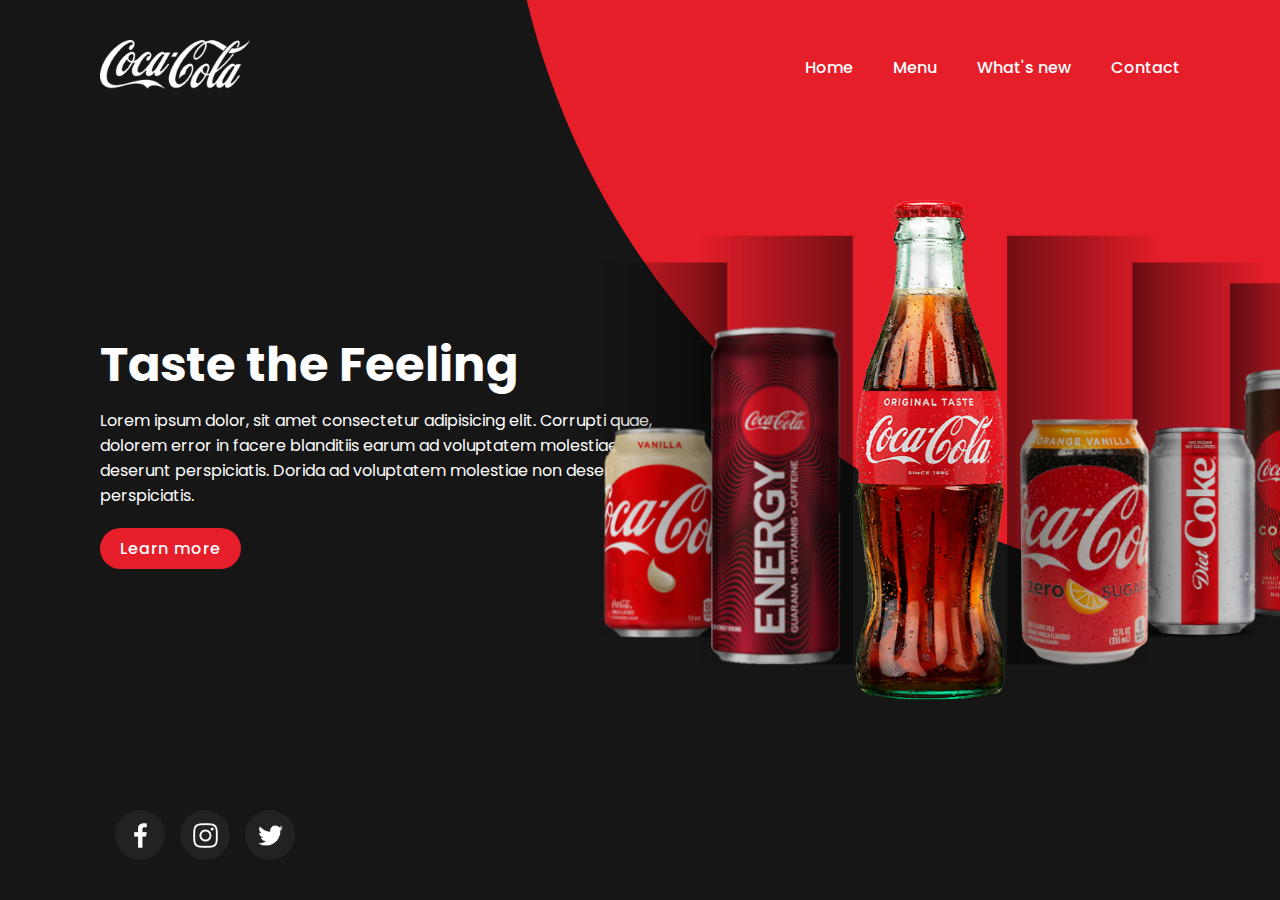
<file: CocaCola/index.html>
<!DOCTYPE html>
<html lang="en">
    <head>
        <meta charset="UTF-8" />
        <meta http-equiv="X-UA-Compatible" content="IE=edge" />
        <meta name="viewport" content="width=device-width, initial-scale=1.0" />
        <link
            rel="stylesheet"
            href="https://unpkg.com/swiper/swiper-bundle.min.css"
        />
        <link rel="stylesheet" href="style.css" />
        <title>CocaCola</title>
    </head>
    <body>
        <section>
            <div class="circle"></div>
            <header>
                <a href="#"><img src="images/logo.png" class="logo" /></a>
                <div class="toggle" onclick="{toggleMenu()}"></div>
                <ul class="navigation">
                    <li><a href="#">Home</a></li>
                    <li><a href="#">Menu</a></li>
                    <li><a href="#">What's new</a></li>
                    <li><a href="#">Contact</a></li>
                </ul>
            </header>
            <div class="content">
                <div class="textBox">
                    <h2>Taste the Feeling</h2>
                    <p>
                        Lorem ipsum dolor, sit amet consectetur adipisicing
                        elit. Corrupti quae, dolorem error in facere blanditiis
                        earum ad voluptatem molestiae non deserunt perspiciatis.
                        Dorida ad voluptatem molestiae non deserunt
                        perspiciatis.
                    </p>
                    <a href="#">Learn more</a>
                </div>
                <div class="imgBox">
                    <div class="swiper-container">
                        <div class="swiper-wrapper">
                            <div class="swiper-slide">
                                <img src="images/cocacola1.png" />
                            </div>
                            <div class="swiper-slide">
                                <img src="images/cocacola2.png" />
                            </div>
                            <div class="swiper-slide">
                                <img src="images/cocacola3.png" />
                            </div>
                            <div class="swiper-slide">
                                <img src="images/cocacola4.png" />
                            </div>
                            <div class="swiper-slide">
                                <img src="images/cocacola5.png" />
                            </div>
                            <div class="swiper-slide">
                                <img src="images/cocacola6.png" />
                            </div>
                        </div>
                    </div>
                </div>
            </div>
            <ul class="sci">
                <li>
                    <a href="#"><img src="images/facebook.png" /></a>
                </li>
                <li>
                    <a href="#"><img src="images/instagram.png" /></a>
                </li>
                <li>
                    <a href="#"><img src="images/twitter.png" /></a>
                </li>
            </ul>
        </section>
        <script src="https://unpkg.com/swiper/swiper-bundle.min.js"></script>
        <script>
            var swiper = new Swiper(".swiper-container", {
                effect: "coverflow",
                grabCursor: true,
                centeredSlides: true,
                slidesPerView: "auto",
                coverflowEffect: {
                    rotate: 0,
                    stretch: 0,
                    depth: 200,
                    modifier: 1,
                    slideShadows: true,
                },
                pagination: {
                    el: ".swiper-pagination",
                },
                loop: true,
            });
            function toggleMenu() {
                const menuToggle = document.querySelector(".toggle");
                const navigation = document.querySelector(".navigation");
                menuToggle.classList.toggle("active");
                navigation.classList.toggle("active");
            }
        </script>
    </body>
</html>
</file>
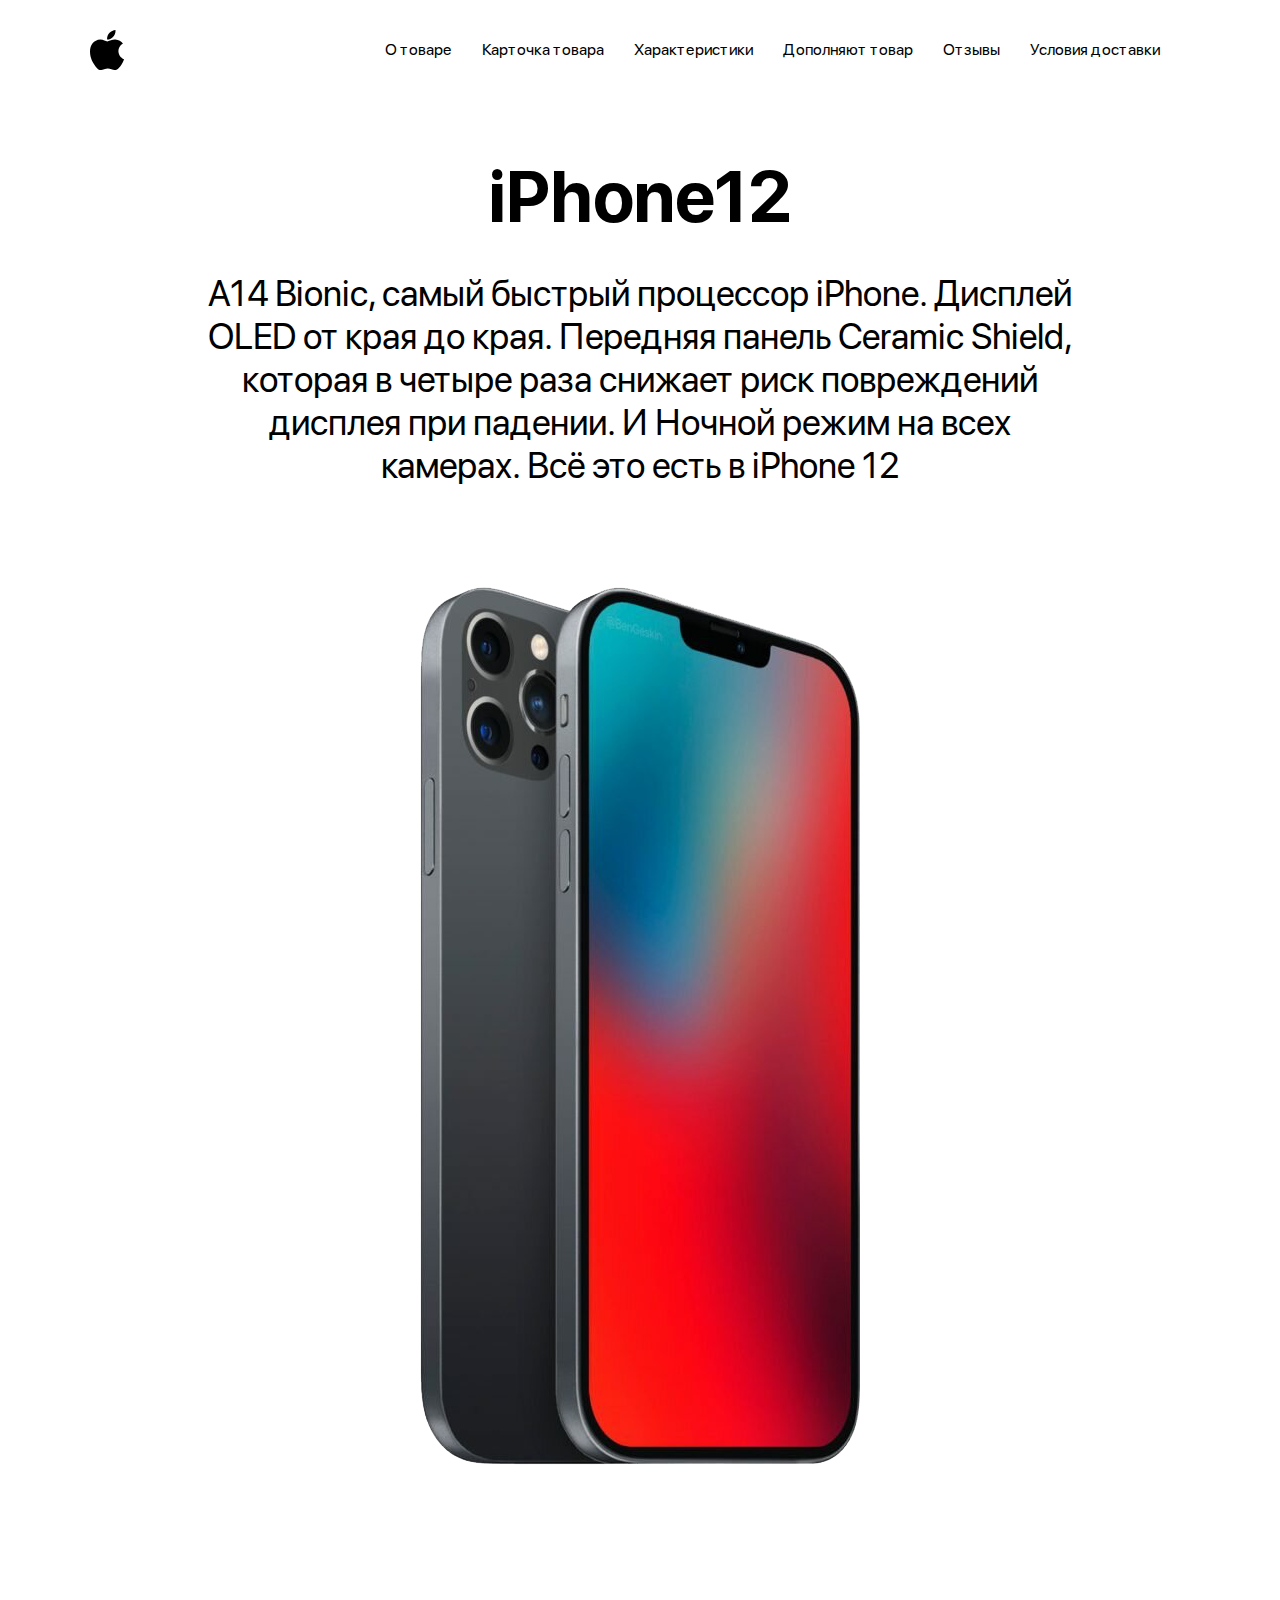
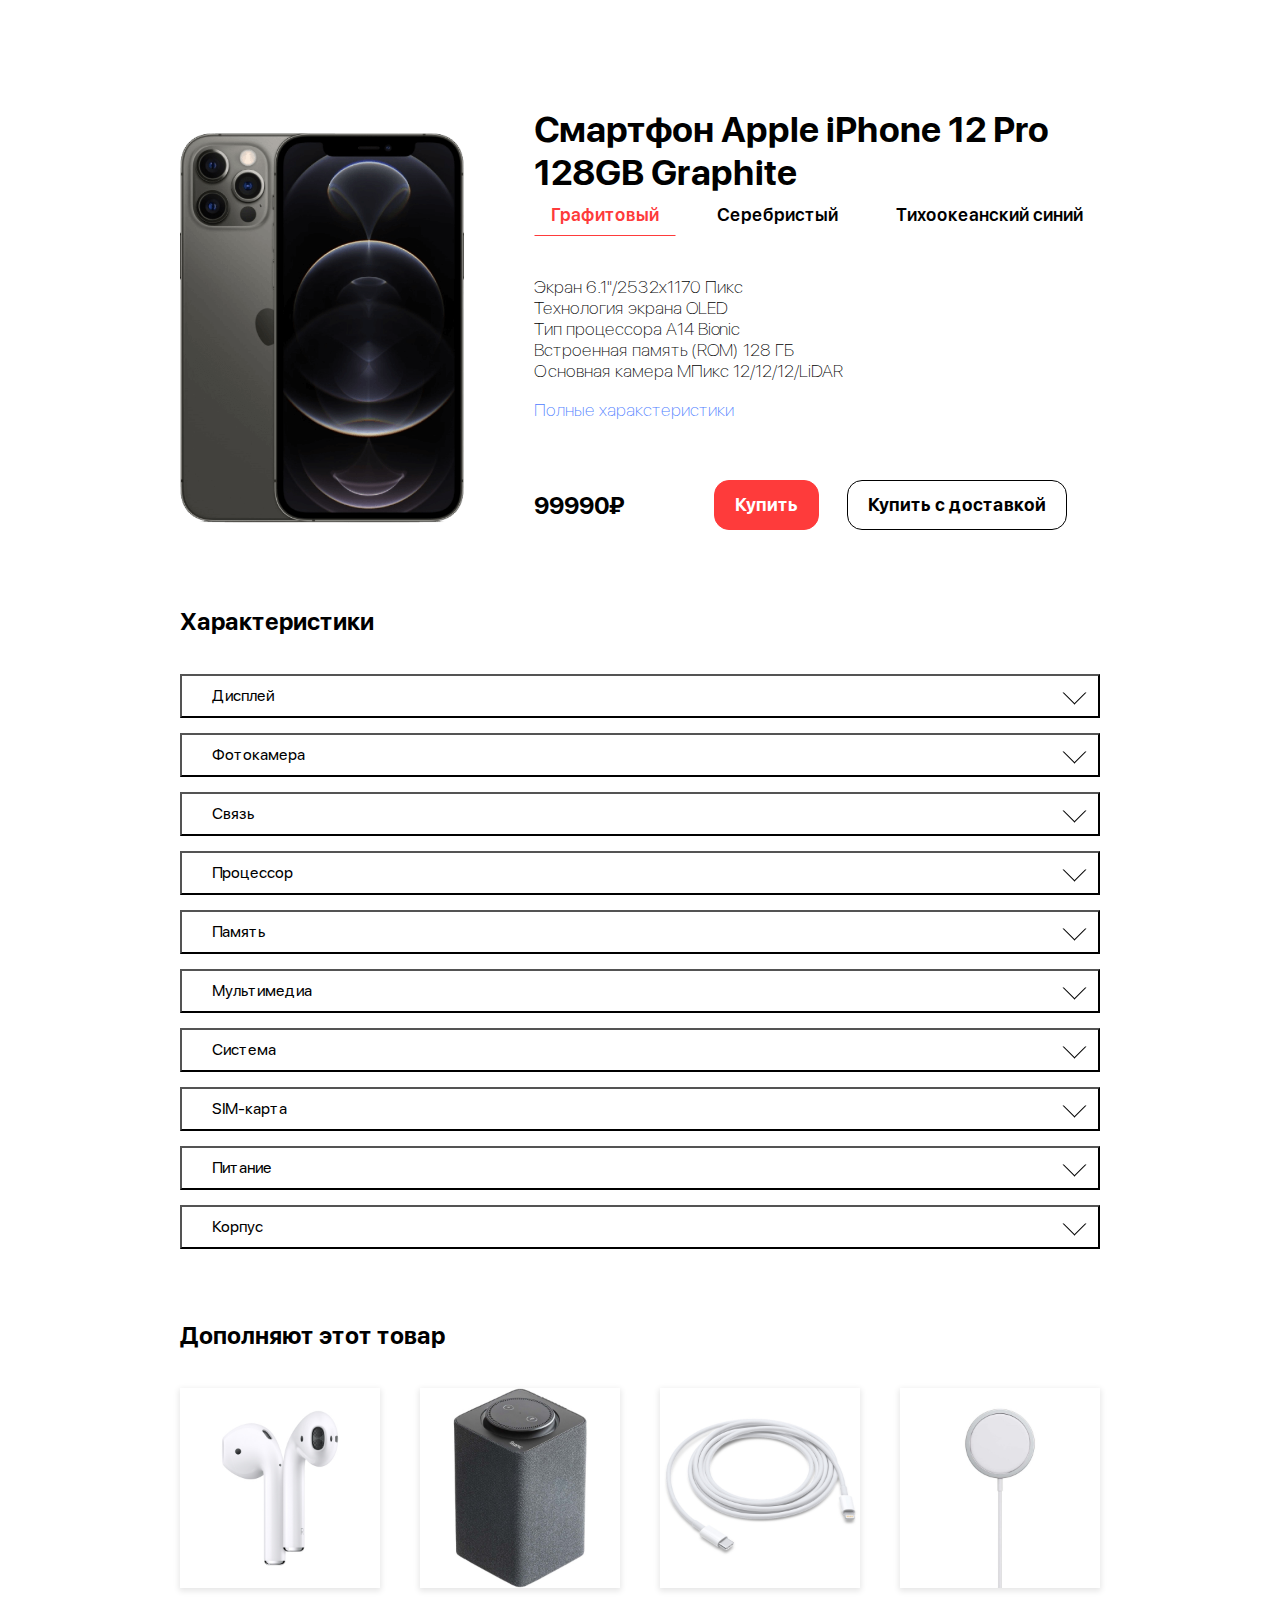
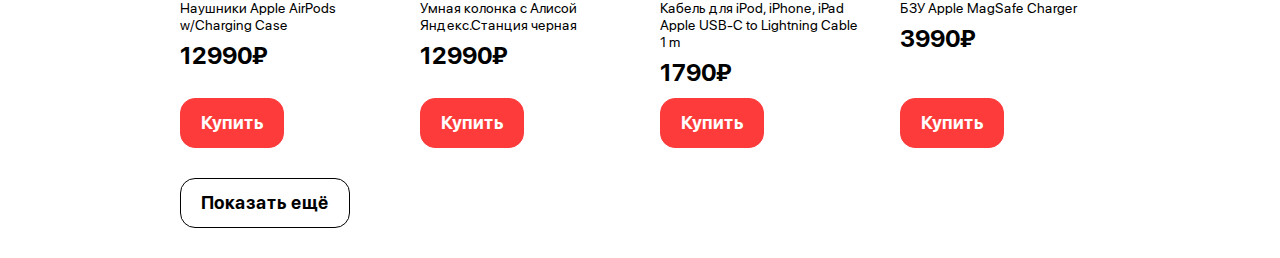
<file: IphoneLayout/index.html>
<!DOCTYPE html>
<html lang="en">

<head>
	<meta charset="UTF-8" />
	<meta name="viewport"
		content="width=device-width, user-scalable=no, initial-scale=1.0, maximum-scale=1.0, minimum-scale=1.0" />
	<meta http-equiv="X-UA-Compatible" content="ie=edge" />
	<title>iPhone</title>
	<script src="libs/amenu/amenu.js" defer></script>
	<script src="scripts/scripts.js" defer></script>
	<link rel="stylesheet" href="libs/amenu/amenu.css">
	<link rel="stylesheet" href="css/style.css" />
</head>

<body>
	<header class="header">
		<div class="container header__wrap">
			<nav class="header__menu header-menu">
				<img class="header-menu__logo" src="img/apple_logo_black.svg" alt="" />
				<ul class="header-menu__list">
					<li class="header-menu__item"><a href="#present">О товаре</a></li>
					<li class="header-menu__item">
						<a href="#card">Карточка товара</a>
					</li>
					<li class="header-menu__item">
						<a href="#characteristics">Характеристики</a>
					</li>
					<li class="header-menu__item">
						<a href="#cross-sell">Дополняют товар</a>
					</li>
					<li class="header-menu__item"><a href="#">Отзывы</a></li>
					<li class="header-menu__item"><a href="#">Условия доставки</a></li>
				</ul>
				<div class="header-menu__burger"></div>
			</nav>
		</div>
	</header>

	<main>
		<section class="present" id="present">
			<div class="container">
				<h1 class="present__title">iPhone12</h1>
				<p class="present__description">
					A14 Bionic, самый быстрый процессор iPhone. Дисплей OLED от края до
					края. Передняя панель Ceramic Shield, которая в четыре раза снижает
					риск повреждений дисплея при падении. И Ночной режим на всех
					камерах. Всё это есть в iPhone 12
				</p>
				<figure class="present__img">
					<img src="img/iPhone-main.png" alt="iPhone12" />
				</figure>
			</div>
		</section>
		<section class="card" id="card">
			<div class="container card__wrap">
				<figure class="card__image active">
					<img class="card__image_item" src="img/iPhone-graphite.png" alt="iPhone12" />
				</figure>
				<div class="card-details">
					<h2 class="card-details__title active">
						Смартфон Apple iPhone 12 Pro 128GB Graphite
					</h2>
					<ul class="card-detail__buttons">
						<li class="card-details__wrap-btn">
							<button class="card-detail__change active" type="button">
								Графитовый
							</button>
						</li>
						<li class="card-details__wrap-btn">
							<button class="card-detail__change" type="button">
								Серебристый
							</button>
						</li>
						<li class="card-details__wrap-btn">
							<button class="card-detail__change" type="button">
								Тихоокеанский синий
							</button>
						</li>
					</ul>
					<div class="card-details__description">
						<ul class="card-details__description-list description">
							<li class="card-details__description-item description__screen">
								Экран 6.1"/2532x1170 Пикс
							</li>
							<li class="card-details__description-item description__tech-screen">
								Технология экрана OLED
							</li>
							<li class="card-details__description-item description__processor">
								Тип процессора A14 Bionic
							</li>
							<li class="card-details__description-item description__memory">
								Встроенная память (ROM) 128 ГБ
							</li>
							<li class="card-details__description-item description__camera">
								Основная камера МПикс 12/12/12/LiDAR
							</li>
						</ul>
						<a class="card-details__link-characteristics" href="#characteristics">Полные харакстеристики</a>
						<div class="card-details__footer">
							<p class="card-details__price">99990₽</p>
							<button class="button button_buy card-details__button_buy" data-button-buy='Оплата'>
								Купить
							</button>
							<button class="button card-details__button_delivery" data-button-buy='Доставка и оплата'>
								Купить с доставкой
							</button>
						</div>
					</div>
				</div>
			</div>
		</section>
		<section class="characteristics" id="characteristics">
			<div class="container">
				<h2 class="characteristics__main-title main-title">Характеристики</h2>
				<ul class="characteristics__list">  
					<li class="characteristics__item">
						<button class="characteristics__title" type="button">
							Дисплей
						</button>
						<div class="characteristics__description">
							<ul class="characteristics__list-description">
								<li class="characteristics__item-description">
									<p>Тип дисплея</p>
									<p>Super Retina XDR (OLED)</p>
								</li>
								<li class="characteristics__item-description">
									<p>Диагональ (дюйм)</p>
									<p>6.1</p>
								</li>
								<li class="characteristics__item-description">
									<p>Разрешение (пикс)</p>
									<p>2532x1170</p>
								</li>
								<li class="characteristics__item-description">
									<p>Плотность пикселей (PPI)</p>
									<p>460</p>
								</li>
								<li class="characteristics__item-description">
									<p>Количество цветов дисплея</p>
									<p>16 млн.</p>
								</li>
								<li class="characteristics__item-description">
									<p>Сенсорный дисплей</p>
									<p>да</p>
								</li>
								<li class="characteristics__item-description">
									<p>Тип сенсорного дисплея</p>
									<p>емкостный</p>
								</li>
								<li class="characteristics__item-description">
									<p>Поддержка Multitouch</p>
									<p>да</p>
								</li>
								<li class="characteristics__item-description">
									<p>Защита экрана</p>
									<p>Ceramic Shield</p>
								</li>
								<li class="characteristics__item-description">
									<p>Особенности дисплея</p>
									<p>
										дисплей с расширенным цветовым охватом (P3), дисплей True
										Tone
									</p>
								</li>
								<li class="characteristics__item-description">
									<p>Олеофобное покрытие</p>
									<p>да</p>
								</li>
							</ul>
						</div>
					</li>
					<li class="characteristics__item">
						<button class="characteristics__title" type="button">
							Фотокамера
						</button>
						<div class="characteristics__description">
							<ul class="characteristics__list-description">
								<li class="characteristics__item-description">
									<p>Фотокамера (Мп)</p>
									<p>12 + 12 + 12 + сканер LiDAR</p>
								</li>
								<li class="characteristics__item-description">
									<p>Оптический зум</p>
									<p>x4</p>
								</li>
								<li class="characteristics__item-description">
									<p>Стабилизация изображения</p>
									<p>оптическая</p>
								</li>
								<li class="characteristics__item-description">
									<p>Автофокус</p>
									<p>гибридный</p>
								</li>
								<li class="characteristics__item-description">
									<p>Вспышка</p>
									<p>True Tone</p>
								</li>
								<li class="characteristics__item-description">
									<p>Видеозапись</p>
									<p>да</p>
								</li>
								<li class="characteristics__item-description">
									<p>Разрешение видеосъемки (пикс)</p>
									<p>3840 x 2160</p>
								</li>
								<li class="characteristics__item-description">
									<p>Частота кадров видеосъемки</p>
									<p>60</p>
								</li>
								<li class="characteristics__item-description">
									<p>Стабилизация видео</p>
									<p>Да</p>
								</li>
								<li class="characteristics__item-description">
									<p>Фронтальная камера (Мп)</p>
									<p>12</p>
								</li>
							</ul>
						</div>
					</li>
					<li class="characteristics__item">
						<button class="characteristics__title" type="button">
							Связь
						</button>
						<div class="characteristics__description">
							<ul class="characteristics__list-description">
								<li class="characteristics__item-description">
									<p>Диапазоны GSM</p>
									<p>850, 900, 1800, 1900</p>
								</li>
								<li class="characteristics__item-description">
									<p>Диапазоны UMTS</p>
									<p>850, 1700, 1900, 2100, 900</p>
								</li>
								<li class="characteristics__item-description">
									<p>Интернет</p>
									<p>GPRS, EDGE, 3G, 4G, 5G</p>
								</li>
								<li class="characteristics__item-description">
									<p>Bluetooth</p>
									<p>5.0</p>
								</li>
								<li class="characteristics__item-description">
									<p>Wi-Fi (802.11)</p>
									<p>b, g, n, ac, 2.4 ГГц, 5 ГГц</p>
								</li>
								<li class="characteristics__item-description">
									<p>NFC</p>
									<p>да</p>
								</li>
								<li class="characteristics__item-description">
									<p>Разъем для синхронизации</p>
									<p>Apple Lightning</p>
								</li>
								<li class="characteristics__item-description">
									<p>Apple Pay</p>
									<p>да</p>
								</li>
							</ul>
						</div>
					</li>
					<li class="characteristics__item">
						<button class="characteristics__title" type="button">
							Процессор
						</button>
						<div class="characteristics__description">
							<ul class="characteristics__list-description">
								<li class="characteristics__item-description">
									<p>Процессор</p>
									<p>Apple A14 Bionic</p>
								</li>
								<li class="characteristics__item-description">
									<p>64-битная архитектура</p>
									<p>да</p>
								</li>
							</ul>
						</div>
					</li>
					<li class="characteristics__item">
						<button class="characteristics__title" type="button">
							Память
						</button>
						<div class="characteristics__description">
							<ul class="characteristics__list-description">
								<li class="characteristics__item-description">
									<p>Встроенная память (Гб)</p>
									<p>128</p>
								</li>
								<li class="characteristics__item-description">
									<p>Поддержка карт памяти</p>
									<p>нет</p>
								</li>
							</ul>
						</div>
					</li>
					<li class="characteristics__item">
						<button class="characteristics__title" type="button">
							Мультимедиа
						</button>
						<div class="characteristics__description">
							<ul class="characteristics__list-description">
								<li class="characteristics__item-description">
									<p>Аудиоплеер</p>
									<p>да</p>
								</li>
								<li class="characteristics__item-description">
									<p>Видеоплеер</p>
									<p>да</p>
								</li>
								<li class="characteristics__item-description">
									<p>Аудиоразъем</p>
									<p>Apple Lightning</p>
								</li>
								<li class="characteristics__item-description">
									<p>Стереодинамики</p>
									<p>Да</p>
								</li>
							</ul>
						</div>
					</li>
					<li class="characteristics__item">
						<button class="characteristics__title" type="button">
							Система
						</button>
						<div class="characteristics__description">
							<ul class="characteristics__list-description">
								<li class="characteristics__item-description">
									<p>Операционная система</p>
									<p>iOS 14</p>
								</li>
								<li class="characteristics__item-description">
									<p>Навигация</p>
									<p>
										GPS, ГЛОНАСС, A-GPS, GALILEO, функция точного определения
										местоположения iBeacon, QZSS
									</p>
								</li>
							</ul>
						</div>
					</li>
					<li class="characteristics__item">
						<button class="characteristics__title" type="button">
							SIM-карта
						</button>
						<div class="characteristics__description">
							<ul class="characteristics__list-description">
								<li class="characteristics__item-description">
									<p>SIM-карта</p>
									<p>nano-SIM</p>
								</li>
								<li class="characteristics__item-description">
									<p>Кол-во SIM-карт</p>
									<p>1</p>
								</li>
							</ul>
						</div>
					</li>
					<li class="characteristics__item">
						<button class="characteristics__title" type="button">
							Питание
						</button>
						<div class="characteristics__description">
							<ul class="characteristics__list-description">
								<li class="characteristics__item-description">
									<p>Тип аккумулятора</p>
									<p>Литий-ионный, несъемный</p>
								</li>
								<li class="characteristics__item-description">
									<p>Разъем для зарядки</p>
									<p>Проприетарный Apple Lightning</p>
								</li>
								<li class="characteristics__item-description">
									<p>Беспроводная зарядка</p>
									<p>Да</p>
								</li>
								<li class="characteristics__item-description">
									<p>Поддержка технологии быстрой зарядки</p>
									<p>да</p>
								</li>
								<li class="characteristics__item-description">
									<p>Воспроизведение музыки (ч)</p>
									<p>65</p>
								</li>
								<li class="characteristics__item-description">
									<p>Воспроизведение видео (ч)</p>
									<p>17</p>
								</li>
							</ul>
						</div>
					</li>
					<li class="characteristics__item">
						<button class="characteristics__title" type="button">
							Корпус
						</button>
						<div class="characteristics__description">
							<ul class="characteristics__list-description">
								<li class="characteristics__item-description">
									<p>Тип корпуса</p>
									<p>классический</p>
								</li>
								<li class="characteristics__item-description">
									<p>Высота (мм)</p>
									<p>146.7</p>
								</li>
								<li class="characteristics__item-description">
									<p>Ширина (мм)</p>
									<p>71.5</p>
								</li>
								<li class="characteristics__item-description">
									<p>Толщина (мм)</p>
									<p>7.4</p>
								</li>
								<li class="characteristics__item-description">
									<p>Вес (г)</p>
									<p>187</p>
								</li>
								<li class="characteristics__item-description">
									<p>Материал корпуса</p>
									<p>нерж. сталь, стекло</p>
								</li>
								<li class="characteristics__item-description">
									<p>Защита от влаги и пыли</p>
									<p>Да</p>
								</li>
								<li class="characteristics__item-description">
									<p>Стандарт защиты</p>
									<p>IP68</p>
								</li>
							</ul>
						</div>
					</li>
				</ul>
			</div>
		</section>
		<section class="cross-sell" id="cross-sell">
			<div class="container">
				<h2 class="cross-sell__main-title main-title">
					Дополняют этот товар
				</h2>
				<ul class="cross-sell__list">
				</ul>
				<button class="button cross-sell__add">
					Показать ещё
				</button>
			</div>
		</section>
	</main>

	<div class="modal">
		<div class="modal__block">
			<button class="modal__close">✘</button>
			<h2 class="modal__subtitle">Доставка и оплата</h2>
			<form action="">
				<input type='text' class='modal__title-submit visually-hidden' name='name-good'
					value='Смартфон Apple iPhone 12 Pro 128GB Graphite' disabled />
				<h3 class="modal__title">
					Смартфон Apple iPhone 12 Pro 128GB Graphite
				</h3>
				<label class="modal__label">
					<span class="modal__label-text">Куда доставить</span>
					<input class="modal__input" type="text" />
				</label>
				<label class="modal__label">
					<span class="modal__label-text">Кому</span>
					<input class="modal__input" type="text" />
				</label>
				<label class="modal__label">
					<span class="modal__label-text">Телефон</span>
					<input class="modal__input" type="text" />
				</label>
				<button type="submit" class="button button_buy modal__submit">
					Заказать доставку
				</button>
			</form>
		</div>
	</div>
</body>

</html>
</file>
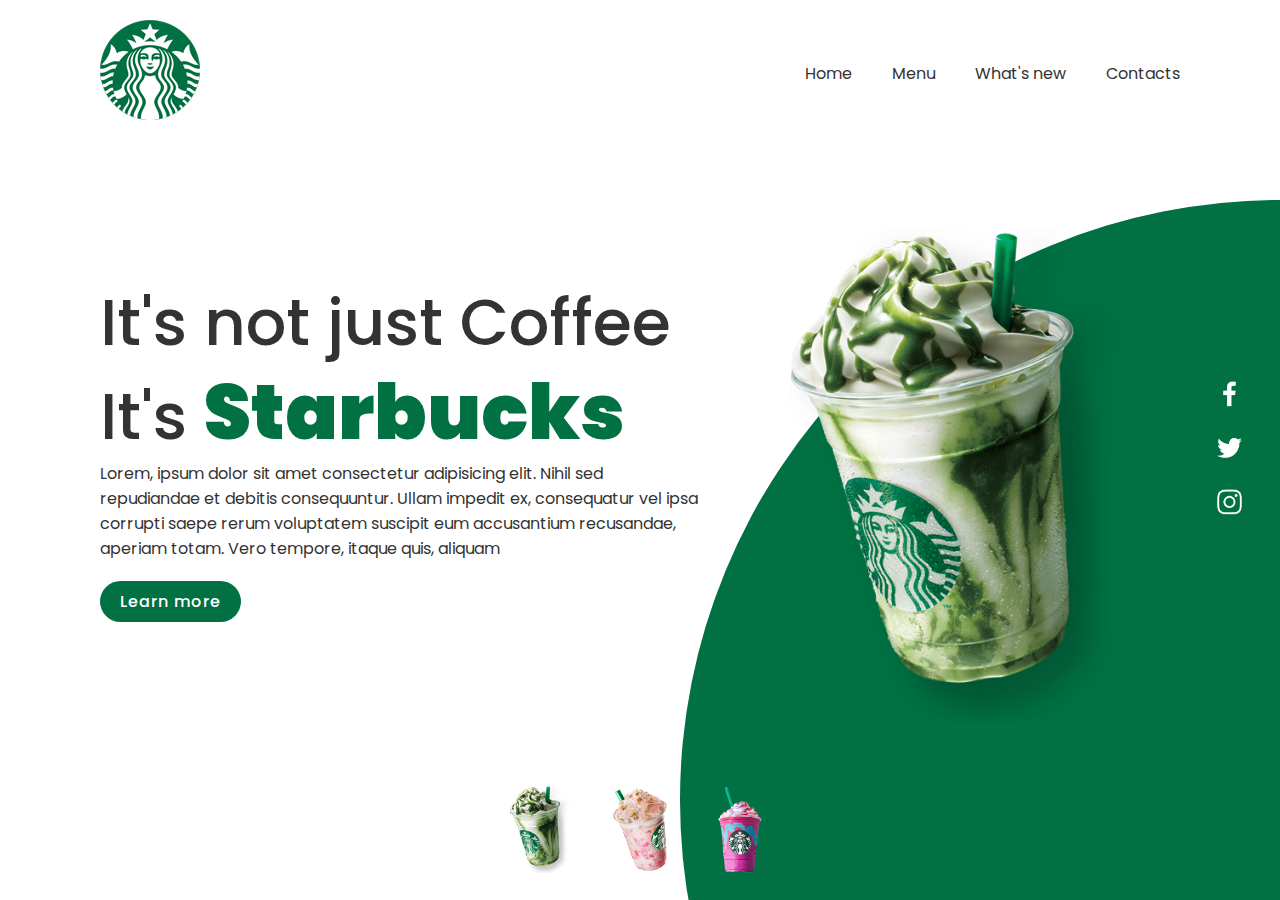
<file: StarbucksLanding/index.html>
<!DOCTYPE html>
<html lang="en">
    <head>
        <meta charset="UTF-8" />
        <meta http-equiv="X-UA-Compatible" content="IE=edge" />
        <meta name="viewport" content="width=device-width, initial-scale=1.0" />
        <title>Starbucks Website Landing Page</title>
        <link rel="stylesheet" href="style.css" />
    </head>
    <body>
        <section>
            <div class="circle"></div>
            <header>
                <a href="#" class="logo"> <img src="images/logo.png" /></a>
                <div class="toggle" onclick="toggleMenu()"></div>
                <ul class="navigation">
                    <li><a href="#">Home</a></li>
                    <li><a href="#">Menu</a></li>
                    <li><a href="#">What's new</a></li>
                    <li><a href="#">Contacts</a></li>
                </ul>
            </header>
            <div class="content">
                <div class="textBox">
                    <h2>
                        It's not just Coffee<br />It's <span>Starbucks</span>
                    </h2>
                    <p>
                        Lorem, ipsum dolor sit amet consectetur adipisicing
                        elit. Nihil sed repudiandae et debitis consequuntur.
                        Ullam impedit ex, consequatur vel ipsa corrupti saepe
                        rerum voluptatem suscipit eum accusantium recusandae,
                        aperiam totam. Vero tempore, itaque quis, aliquam
                    </p>
                    <a href="#">Learn more</a>
                </div>
                <div class="imgBox">
                    <img src="images/img1.png" class="starbucks" />
                </div>
            </div>
            <ul class="thumb">
                <li>
                    <img
                        src="images/thumb1.png"
                        onclick="imgSlider('images/img1.png'); changeCircleColor('#017143') "
                    />
                </li>
                <li>
                    <img
                        src="images/thumb2.png"
                        onclick="imgSlider('images/img2.png'); changeCircleColor('#eb7495')"
                    />
                </li>
                <li>
                    <img
                        src="images/thumb3.png"
                        onclick="imgSlider('images/img3.png'); changeCircleColor('#d752b1')"
                    />
                </li>
            </ul>
            <ul class="sci">
                <li>
                    <a href="#"><img src="images/facebook.png" /></a>
                </li>
                <li>
                    <a href="#"><img src="images/twitter.png" /></a>
                </li>
                <li>
                    <a href="#"><img src="images/instagram.png" /></a>
                </li>
            </ul>
        </section>

        <script type="text/javascript">
            function imgSlider(anything) {
                document.querySelector(".starbucks").src = anything;
            }

            function changeCircleColor(color) {
                const circle = document.querySelector(".circle");
                circle.style.background = color;
            }

            function toggleMenu() {
                let menuToggle = document.querySelector(".toggle");
                let navigation = document.querySelector(".navigation");
                menuToggle.classList.toggle("active");
                navigation.classList.toggle("active");
            }
        </script>
    </body>
</html>
</file>
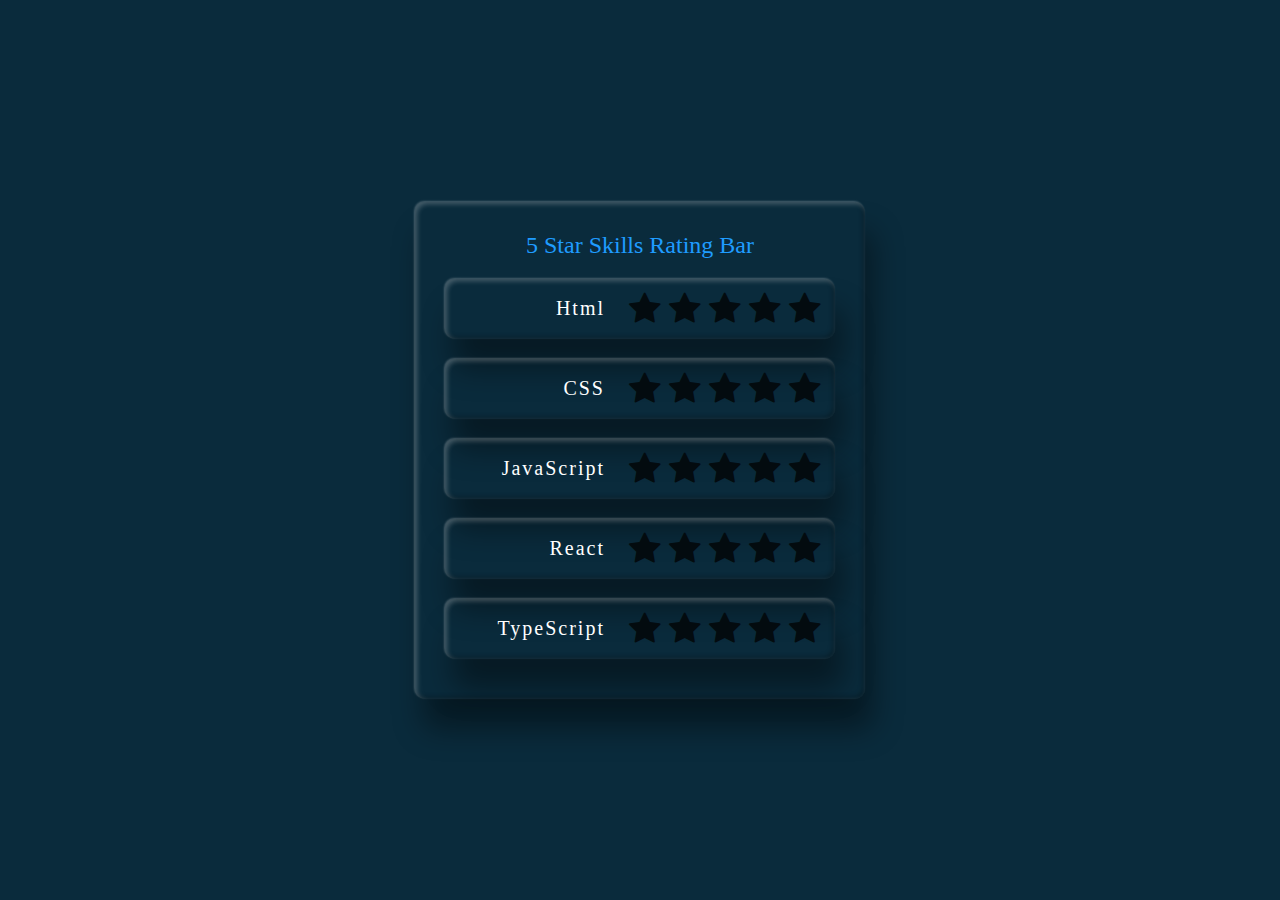
<file: StarSkillsRatingBar/index.html>
<!DOCTYPE html>
<html lang="en">
    <head>
        <meta charset="UTF-8" />
        <meta http-equiv="X-UA-Compatible" content="IE=edge" />
        <meta name="viewport" content="width=device-width, initial-scale=1.0" />
        <link
            rel="stylesheet"
            href="https://cdnjs.cloudflare.com/ajax/libs/font-awesome/4.7.0/css/font-awesome.css"
            integrity="sha512-5A8nwdMOWrSz20fDsjczgUidUBR8liPYU+WymTZP1lmY9G6Oc7HlZv156XqnsgNUzTyMefFTcsFH/tnJE/+xBg=="
            crossorigin="anonymous"
            referrerpolicy="no-referrer"
        />
        <link rel="stylesheet" href="style.css" />
        <title>5 Star Skills Rating Bar Design</title>
    </head>
    <body>
        <div class="container">
            <h2>5 Star Skills Rating Bar</h2>
            <div class="skills">
                <h3 class="name">Html</h3>
                <div class="rating">
                    <input type="radio" name="html" />
                    <input type="radio" name="html" />
                    <input type="radio" name="html" />
                    <input type="radio" name="html" />
                    <input type="radio" name="html" />
                    <input type="radio" name="html" />
                    <input type="radio" name="html" />
                    <input type="radio" name="html" />
                    <input type="radio" name="html" />
                    <input type="radio" name="html" />
                </div>
            </div>
            <div class="skills">
                <h3 class="name">CSS</h3>
                <div class="rating">
                    <input type="radio" name="css" />
                    <input type="radio" name="css" />
                    <input type="radio" name="css" />
                    <input type="radio" name="css" />
                    <input type="radio" name="css" />
                    <input type="radio" name="css" />
                    <input type="radio" name="css" />
                    <input type="radio" name="css" />
                    <input type="radio" name="css" />
                    <input type="radio" name="css" />
                </div>
            </div>
            <div class="skills">
                <h3 class="name">JavaScript</h3>
                <div class="rating">
                    <input type="radio" name="JavaScript" />
                    <input type="radio" name="JavaScript" />
                    <input type="radio" name="JavaScript" />
                    <input type="radio" name="JavaScript" />
                    <input type="radio" name="JavaScript" />
                    <input type="radio" name="JavaScript" />
                    <input type="radio" name="JavaScript" />
                    <input type="radio" name="JavaScript" />
                    <input type="radio" name="JavaScript" />
                    <input type="radio" name="JavaScript" />
                </div>
            </div>
            <div class="skills">
                <h3 class="name">React</h3>
                <div class="rating">
                    <input type="radio" name="react" />
                    <input type="radio" name="react" />
                    <input type="radio" name="react" />
                    <input type="radio" name="react" />
                    <input type="radio" name="react" />
                    <input type="radio" name="react" />
                    <input type="radio" name="react" />
                    <input type="radio" name="react" />
                    <input type="radio" name="react" />
                    <input type="radio" name="react" />
                </div>
            </div>
            <div class="skills">
                <h3 class="name">TypeScript</h3>
                <div class="rating">
                    <input type="radio" name="TypeScript" />
                    <input type="radio" name="TypeScript" />
                    <input type="radio" name="TypeScript" />
                    <input type="radio" name="TypeScript" />
                    <input type="radio" name="TypeScript" />
                    <input type="radio" name="TypeScript" />
                    <input type="radio" name="TypeScript" />
                    <input type="radio" name="TypeScript" />
                    <input type="radio" name="TypeScript" />
                    <input type="radio" name="TypeScript" />
                </div>
            </div>
        </div>
    </body>
</html>
</file>
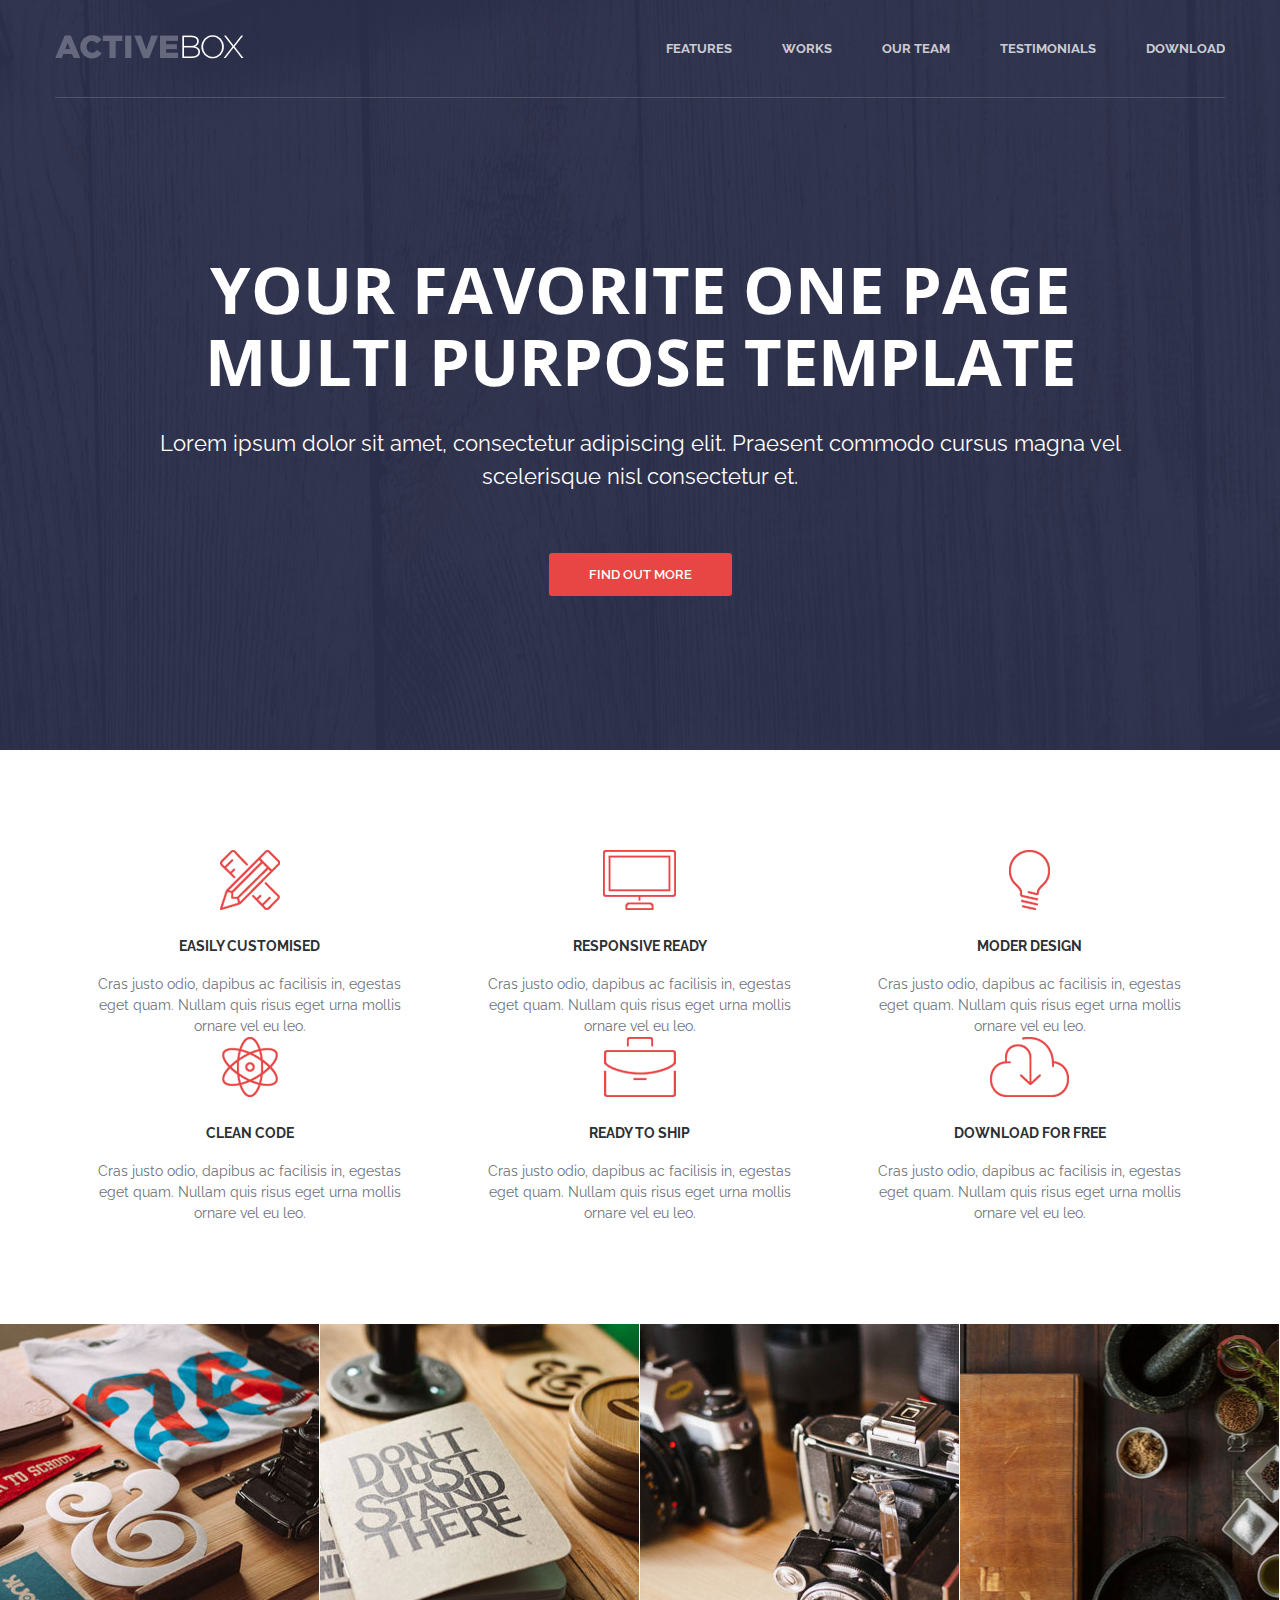
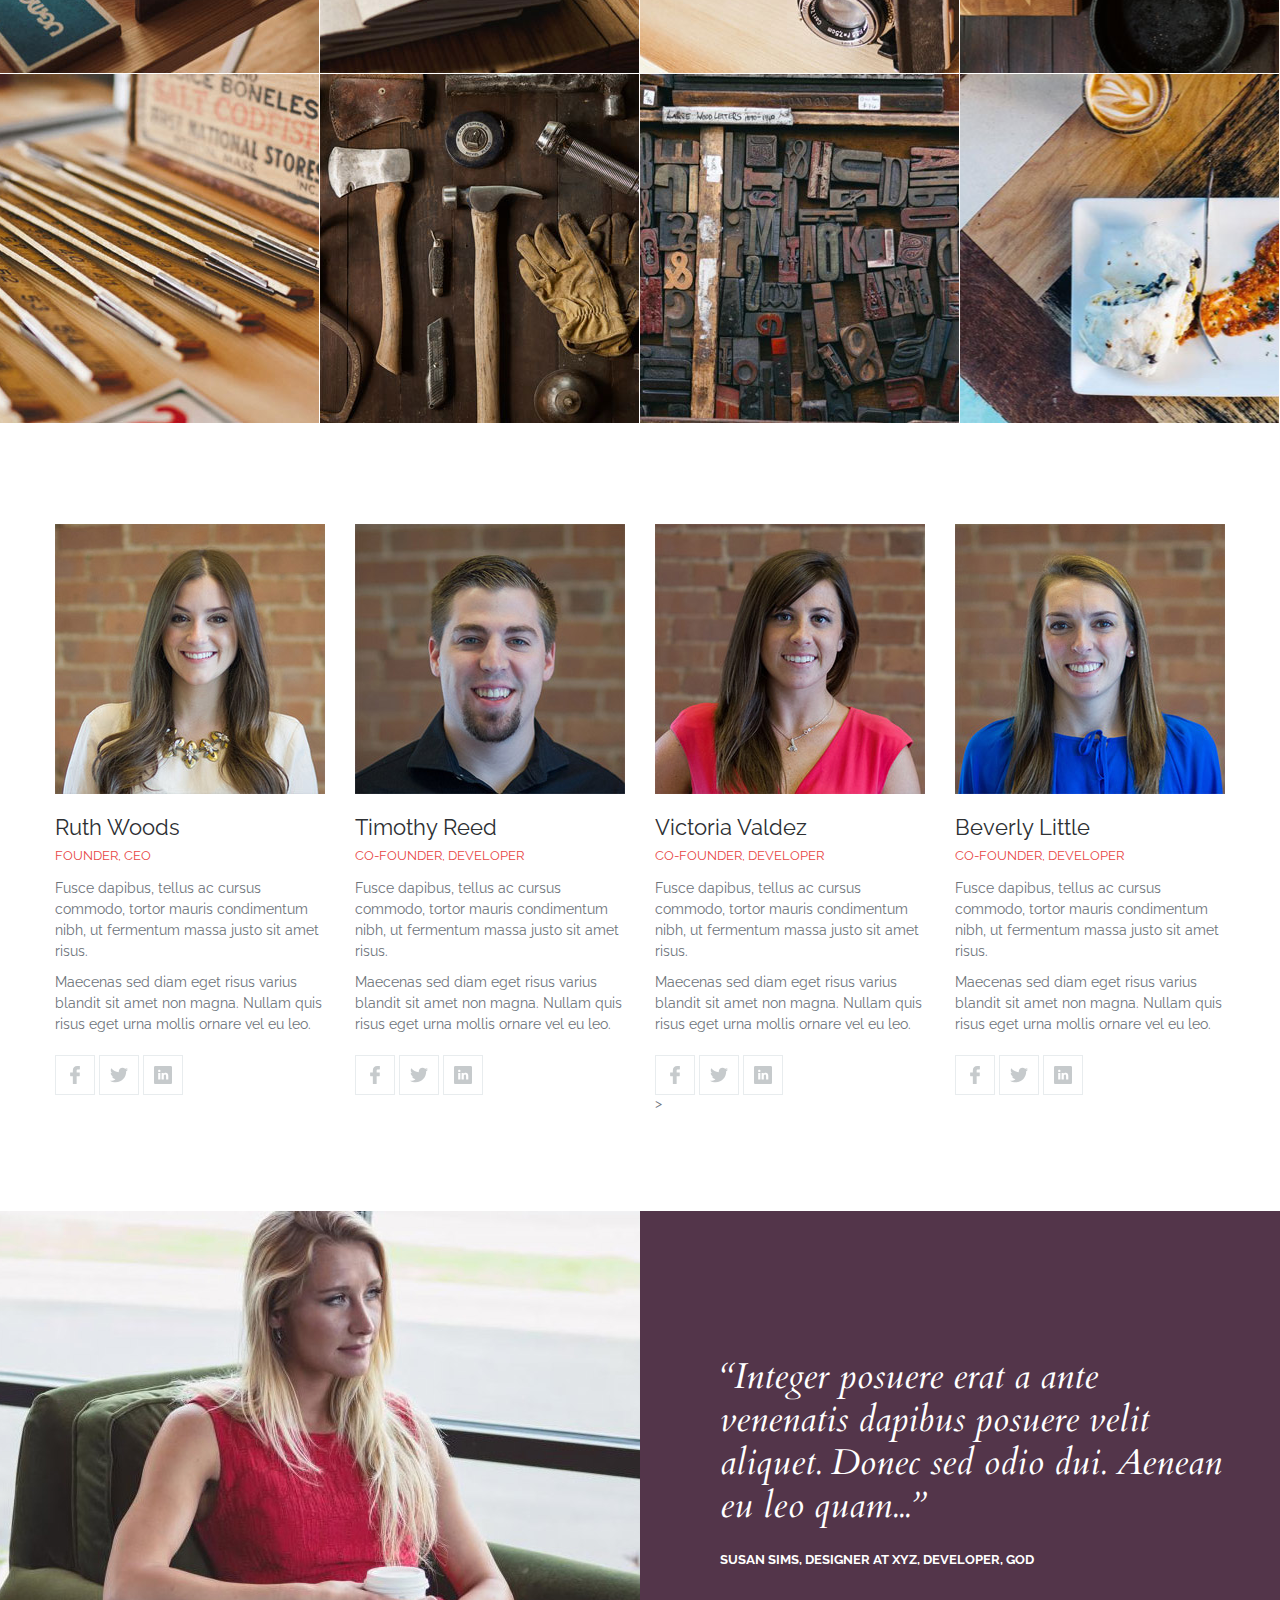
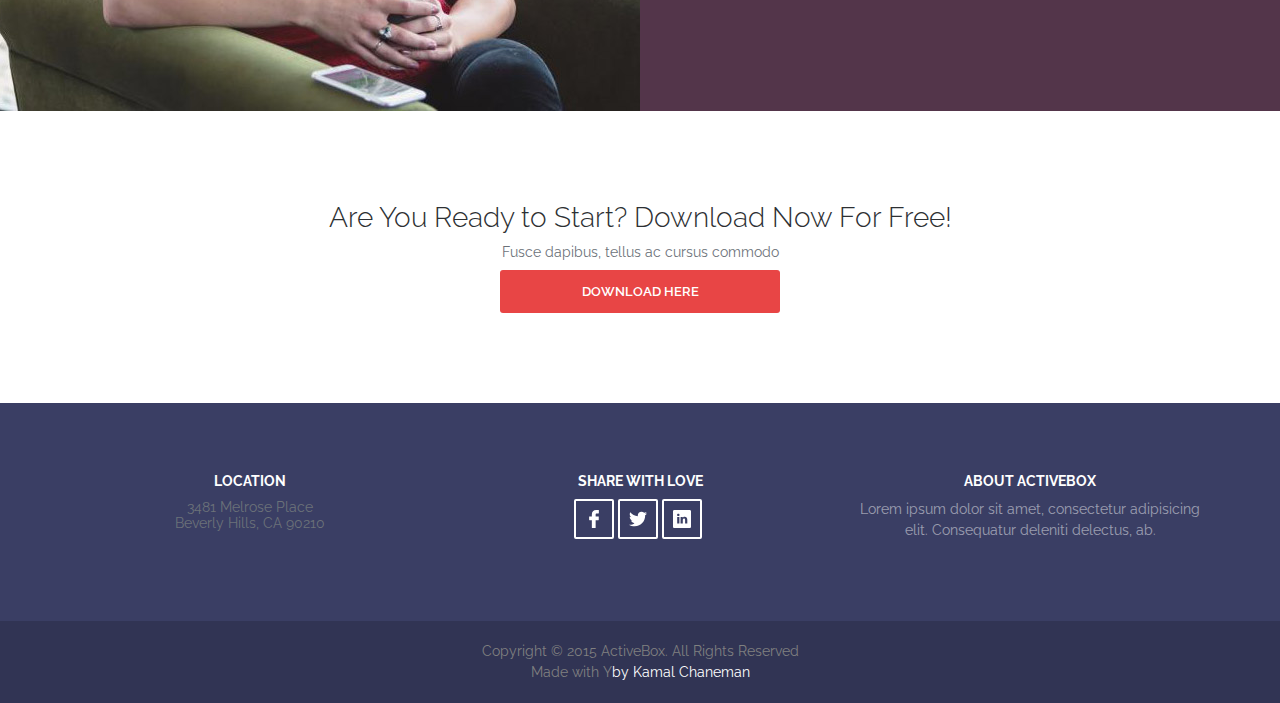
<file: ActiveBox/ActiveBox.html>
<!DOCTYPE html>
<html lang="en">
<head>
    <meta charset="UTF-8">
    <meta name="viewport" content="width=device-width, initial-scale=1">
    <link rel="stylesheet" href="css/ActiveBox.css">
    <link href="https://fonts.googleapis.com/css?family=Cardo:400i|Open+Sans:300,400,700|Raleway:400,600,700&display=swap" rel="stylesheet">
    <title>ActiveBox</title>
    
    <script src="https://cdnjs.cloudflare.com/ajax/libs/jquery/3.4.1/jquery.min.js"></script>
    </head>
    <body>
        
<!--    SVG sprite    -->
<svg style='display: none;'>   
    <symbol id='facebook' viewBox="0 0 96.124 96.123">
       <g>
	<path d="M72.089,0.02L59.624,0C45.62,0,36.57,9.285,36.57,23.656v10.907H24.037c-1.083,0-1.96,0.878-1.96,1.961v15.803
		c0,1.083,0.878,1.96,1.96,1.96h12.533v39.876c0,1.083,0.877,1.96,1.96,1.96h16.352c1.083,0,1.96-0.878,1.96-1.96V54.287h14.654
		c1.083,0,1.96-0.877,1.96-1.96l0.006-15.803c0-0.52-0.207-1.018-0.574-1.386c-0.367-0.368-0.867-0.575-1.387-0.575H56.842v-9.246
		c0-4.444,1.059-6.7,6.848-6.7l8.397-0.003c1.082,0,1.959-0.878,1.959-1.96V1.98C74.046,0.899,73.17,0.022,72.089,0.02z"/>
</g> 
    </symbol>    b
    
    <symbol id="twitter" viewBox="0 0 24 24">
        <g>                             
        <path d="m21.534 7.113c.976-.693 1.797-1.558 2.466-2.554v-.001c-.893.391-1.843.651-2.835.777 1.02-.609 1.799-1.566 2.165-2.719-.951.567-2.001.967-3.12 1.191-.903-.962-2.19-1.557-3.594-1.557-2.724 0-4.917 2.211-4.917 4.921 0 .39.033.765.114 1.122-4.09-.2-7.71-2.16-10.142-5.147-.424.737-.674 1.58-.674 2.487 0 1.704.877 3.214 2.186 4.089-.791-.015-1.566-.245-2.223-.606v.054c0 2.391 1.705 4.377 3.942 4.835-.401.11-.837.162-1.29.162-.315 0-.633-.018-.931-.084.637 1.948 2.447 3.381 4.597 3.428-1.674 1.309-3.8 2.098-6.101 2.098-.403 0-.79-.018-1.177-.067 2.18 1.405 4.762 2.208 7.548 2.208 8.683 0 14.342-7.244 13.986-14.637z"/>
        </g>
    </symbol>    
        
    <symbol id="linkedin" viewBox="0 0 512 512">
        <g>
            <path d="m475.074219 0h-438.148438c-20.394531 0-36.925781 16.53125-36.925781 36.925781v438.148438c0 20.394531 16.53125 36.925781 36.925781 36.925781h438.148438c20.394531 0 36.925781-16.53125 36.925781-36.925781v-438.148438c0-20.394531-16.53125-36.925781-36.925781-36.925781zm-293.464844 387h-62.347656v-187.574219h62.347656zm-31.171875-213.1875h-.40625c-20.921875 0-34.453125-14.402344-34.453125-32.402344 0-18.40625 13.945313-32.410156 35.273437-32.410156 21.328126 0 34.453126 14.003906 34.859376 32.410156 0 18-13.53125 32.402344-35.273438 32.402344zm255.984375 213.1875h-62.339844v-100.347656c0-25.21875-9.027343-42.417969-31.585937-42.417969-17.222656 0-27.480469 11.601563-31.988282 22.800781-1.648437 4.007813-2.050781 9.609375-2.050781 15.214844v104.75h-62.34375s.816407-169.976562 0-187.574219h62.34375v26.558594c8.285157-12.78125 23.109375-30.960937 56.1875-30.960937 41.019531 0 71.777344 26.808593 71.777344 84.421874zm0 0"/>
        </g>
    </symbol>    
         
                   
</svg>
        
    <header class="header" id="header">
           <div class="container">
               <div class="header__inner">
                   <div class="header__logo">
                       <img src="css/Images/ActiveBox.html.png" alt="">
                   </div>
                   <nav class="nav" id="nav">
                       <a class="nav__link" href="#" data-scroll='#features'>Features</a><a class="nav__link" href="#"  data-scroll='#works'>Works</a>
                       <a class="nav__link" href="#" data-scroll='#team'>Our team</a>
                    <a class="nav__link" href="#"  data-scroll='#reviews'>Testimonials</a>
                    <a class="nav__link" href="#"  data-scroll='#download'>Download</a>
                   </nav>
                   
                 <button class="burger" type="button" id="navToggle">
                     <span class="burger__item">Menu
                     </span>
                 </button>  
               </div>
           </div> 
     </header>
      
     <div class="intro" id="intro">
        <div class="container">
           <div class="intro__inner">
            <h1 class="intro__tittle">Your Favorite One Page Multi Purpose Template</h1>
            <h2 class="intro__subtittle">Lorem ipsum dolor sit amet, consectetur adipiscing elit. Praesent commodo cursus magna
vel scelerisque nisl consectetur et.</h2>
           <a class="btn  btn--red" href="#">Find out more</a>
            </div>
        </div>
     </div>    
<!--    Features    -->
    <div class="container" id="features">
       <div class="features">
           <div class="features__item">
               <img class="features__icon" src="css/Images/Features/PENPEN.png" alt="">
               <h4 class="features__tittle">Easily Customised</h4>  
               <div class="features__text">Cras justo odio, dapibus ac facilisis in, egestas eget quam. Nullam quis risus eget urna mollis ornare vel eu leo. </div>
           </div>
              <div class="features__item">
               <img class="features__icon" src="css/Images/Features/PC.png" alt="">
               <h4 class="features__tittle">Responsive REady</h4>  
               <div class="features__text">Cras justo odio, dapibus ac facilisis in, egestas eget quam. Nullam quis risus eget urna mollis ornare vel eu leo.</div>
           </div>  
            <div class="features__item">
               <img class="features__icon" src="css/Images/Features/LAMPO4KA.png" alt="">
               <h4 class="features__tittle">Moder design</h4>  
               <div class="features__text">Cras justo odio, dapibus ac facilisis in, egestas eget quam. Nullam quis risus eget urna mollis ornare vel eu leo.</div>
           </div>  
            <div class="features__item">
               <img class="features__icon" src="css/Images/Features/CHEMIC.png" alt="">
               <h4 class="features__tittle">Clean code</h4>  
               <div class="features__text">Cras justo odio, dapibus ac facilisis in, egestas eget quam. Nullam quis risus eget urna mollis ornare vel eu leo.</div>
           </div> 
             <div class="features__item">
               <img class="features__icon" src="css/Images/Features/BAG.png" alt="">
               <h4 class="features__tittle">Ready to ship</h4>  
               <div class="features__text">Cras justo odio, dapibus ac facilisis in, egestas eget quam. Nullam quis risus eget urna mollis ornare vel eu leo.</div>
           </div> 
             <div class="features__item">
               <img class="features__icon" src="css/Images/Features/SKY.png" alt="">
               <h4 class="features__tittle">Download for free</h4>  
               <div class="features__text">Cras justo odio, dapibus ac facilisis in, egestas eget quam. Nullam quis risus eget urna mollis ornare vel eu leo.</div>
           </div>
        </div>    <!--   features     -->
    </div>          <!--   container     -->    
    
<!--   works    -->
<div class="works" id="works">
    <div class="works__item">
        <img class="works__photo" src="css/Images/Work/work_1.jpg" alt="">
        <div class="works__content">
            <div class="works__tittle">Project Name</div>
            <div class="works__text">User Interface Design</div>
        </div>
    </div> 
    <div class="works__item">
        <img class="works__photo" src="css/Images/Work/work_2.jpg" alt="">
        <div class="works__content">
            <div class="works__tittle">Project Name</div>
            <div class="works__text">User Interface Design</div>
        </div>
    </div>
    
    <div class="works__item">
        <img class="works__photo" src="css/Images/Work/work_3.jpg" alt="">
        <div class="works__content">
            <div class="works__tittle">Project Name</div>
            <div class="works__text">User Interface Design</div>
        </div>
    </div>
      <div class="works__item">
        <img class="works__photo" src="css/Images/Work/work_4.jpg" alt="">
        <div class="works__content">
            <div class="works__tittle">Project Name</div>
            <div class="works__text">User Interface Design</div>
        </div>
    </div>
      <div class="works__item">
        <img class="works__photo" src="css/Images/Work/work_5.jpg" alt="">
        <div class="works__content">
            <div class="works__tittle">Project Name</div>
            <div class="works__text">User Interface Design</div>
        </div>
    </div>
      <div class="works__item">
        <img class="works__photo" src="css/Images/Work/work_6.jpg" alt="">
        <div class="works__content">
            <div class="works__tittle">Project Name</div>
            <div class="works__text">User Interface Design</div>
        </div>
    </div>
      <div class="works__item">
        <img class="works__photo" src="css/Images/Work/work_7.jpg" alt="">
        <div class="works__content">
            <div class="works__tittle">Project Name</div>
            <div class="works__text">User Interface Design</div>
        </div>
    </div> 
        <div class="works__item">
        <img class="works__photo" src="css/Images/Work/work_8.jpg" alt="">
        <div class="works__content">
            <div class="works__tittle">Project Name</div>
            <div class="works__text">User Interface Design</div>
        </div>
    </div>
</div> <!--  works  -->
      
   <!--  Team  -->  
<div class="team" id="team">
    <div class="container">
        <div class="team__inner">
           
            <div class="team__item">
                <img class="team__photo" src="css/Images/Team/Team_1.jpg" alt="">
                <div class="team__name">Ruth Woods</div>
                <div class="team__prof">Founder, CEO</div>
                <div class="team__text">
                <p>Fusce dapibus, tellus ac cursus commodo, tortor mauris condimentum nibh, ut fermentum massa justo sit amet risus.</p>
                 <p>Maecenas sed diam eget risus varius blandit sit amet non magna. Nullam quis risus eget urna mollis ornare vel eu leo.</p>
                </div>
                <div class="social">
                    <a class="social__item" href="#" target="_blank">
                       <svg class="social__icon">
                     <use xlink:href="#facebook"></use>
                       </svg>
                    </a> 
                     <a class="social__item" href="#" target="_blank">
                       <svg class="social__icon">
                     <use xlink:href="#twitter"></use>
                       </svg>
                    </a> 
                     <a class="social__item" href="#" target="_blank">
                       <svg class="social__icon">
                     <use xlink:href="#linkedin"></use>
                       </svg>
                    </a> 
                </div>
            </div>
            
            <div class="team__item">
                <img class="team__photo" src="css/Images/Team/Team_2.jpg" alt="">
                <div class="team__name">Timothy Reed</div>
                <div class="team__prof">CO-Founder, Developer</div>
                <div class="team__text">
                <p>Fusce dapibus, tellus ac cursus commodo, tortor mauris condimentum nibh, ut fermentum massa justo sit amet risus.</p>
                 <p>Maecenas sed diam eget risus varius blandit sit amet non magna. Nullam quis risus eget urna mollis ornare vel eu leo.</p>
                </div>
                 <div class="social">
                    <a class="social__item" href="#" target="_blank">
                       <svg class="social__icon">
                     <use xlink:href="#facebook"></use>
                       </svg>
                    </a> 
                     <a class="social__item" href="#" target="_blank">
                       <svg class="social__icon">
                     <use xlink:href="#twitter"></use>
                       </svg>
                    </a> 
                     <a class="social__item" href="#" target="_blank">
                       <svg class="social__icon">
                     <use xlink:href="#linkedin"></use>
                       </svg>
                    </a> 
                </div>
            </div>
            
              <div class="team__item">
                <img class="team__photo" src="css/Images/Team/Team_3.jpg" alt="">
                <div class="team__name">Victoria Valdez</div>
                <div class="team__prof">CO-Founder, Developer</div>
                <div class="team__text">
                <p>Fusce dapibus, tellus ac cursus commodo, tortor mauris condimentum nibh, ut fermentum massa justo sit amet risus.</p>
                 <p>Maecenas sed diam eget risus varius blandit sit amet non magna. Nullam quis risus eget urna mollis ornare vel eu leo.</p>
                </div>
                <div class="social">
                    <a class="social__item" href="#" target="_blank">
                       <svg class="social__icon">
                     <use xlink:href="#facebook"></use>
                       </svg>
                    </a> 
                     <a class="social__item" href="#" target="_blank">
                       <svg class="social__icon">
                     <use xlink:href="#twitter"></use>
                       </svg>
                    </a> 
                     <a class="social__item" href="#" target="_blank">
                       <svg class="social__icon">
                     <use xlink:href="#linkedin"></use>
                       </svg>
                    </a> 
                </div>>
            </div>
            
              <div class="team__item">
                <img class="team__photo" src="css/Images/Team/Team_4.jpg" alt="">
                <div class="team__name">Beverly Little</div>
                <div class="team__prof">CO-Founder, Developer</div>
                <div class="team__text">
                <p>Fusce dapibus, tellus ac cursus commodo, tortor mauris condimentum nibh, ut fermentum massa justo sit amet risus.</p>
                 <p>Maecenas sed diam eget risus varius blandit sit amet non magna. Nullam quis risus eget urna mollis ornare vel eu leo.</p>
                </div>
                 <div class="social">
                    <a class="social__item" href="#" target="_blank">
                       <svg class="social__icon">
                     <use xlink:href="#facebook"></use>
                       </svg>
                    </a> 
                     <a class="social__item" href="#" target="_blank">
                       <svg class="social__icon">
                     <use xlink:href="#twitter"></use>
                       </svg>
                    </a> 
                     <a class="social__item" href="#" target="_blank">
                       <svg class="social__icon">
                     <use xlink:href="#linkedin"></use>
                       </svg>
                    </a> 
                </div>
            </div>
            
       </div> <!--  Team__inner    -->
    </div><!--  container    -->
</div>    <!--  team  -->  
      
      
<!-- Reviews  -->
<div class="reviews" id="reviews">
    <div class="container">
       
        <div class="reviews__item">
            <div class="reviews__photo">
                <img  class="reviews__img" src="css/Images/Reviews/Reviews_1.jpg" alt="">
            </div>
            <div class="reviews__content">
                <div class="reviews__text">“Integer posuere erat a ante venenatis dapibus posuere velit aliquet. Donec sed odio dui. Aenean eu leo quam...”</div>
                <div class="reviews__author">Susan Sims, Designer at XYZ, Developer, God</div>
            </div>  
              
        </div>
    </div> <!-- container  -->
</div>   <!-- Reviews  -->        
<!--Download    -->   
<div class="download" id="download">
    <div class="container">
        <h3 class="download__tittle">Are You Ready to Start? Download Now For Free!</h3>
        <div class="download_text">
            <p>Fusce dapibus, tellus ac cursus commodo</p>
        </div>
        <a class="btn btn--red btn--long" href="#">Download Here</a>
    </div>
</div><!--download      -->

      <!--Footer -->   
      
<footer class="footer">
    <div class="container">
       
        <div class="footer__inner">
            <div class="footer__block">
                <h4 class="footer__tittle">Location</h4>
              <adress>
                <div>3481 Melrose Place</div>
                <div>Beverly Hills, CA 90210</div>
              </adress>
            </div>
            
            <div class="footer__block">
                <h4 class="footer__tittle">Share with Love</h4>
              <div class="social social--footer"> 
                    <a class="social__item" href="#" target="_blank">
                       <svg class="social__icon">
                     <use xlink:href="#facebook"></use>
                       </svg>
                    </a> 
                     <a class="social__item" href="#" target="_blank">
                       <svg class="social__icon">
                     <use xlink:href="#twitter"></use>
                       </svg>
                    </a> 
                     <a class="social__item" href="#" target="_blank">
                       <svg class="social__icon">
                     <use xlink:href="#linkedin"></use>
                       </svg>
                    </a> 
                </div>
              
            </div>
            
              <div class="footer__block">
                <h4 class="footer__tittle">About ActiveBox</h4>
                 <div class="footer__text">
                     <p>Lorem ipsum dolor sit amet, consectetur adipisicing elit. Consequatur deleniti delectus, ab.</p>
                 </div>
            </div>
    </div>  <!--    footer___inner     -->
        
    </div> <!--    container   -->
    
    <div class="copyright">
        <div class="copyright__text"><div> Copyright © 2015 ActiveBox. All Rights Reserved</div>
     <div>Made with Y<span>by Kamal Chaneman</span></div>
        </div>
    </div>
    
</footer>
    <!--javascrpt-->
<script src="app.js"></script>     
      
       
        
         
          
           
            
             
               
    </body>
</html>
</file>
<file: CocaCola/style.css>
@import url("https://fonts.googleapis.com/css2?family=Poppins:wght@300;400;500;600;700;800&display=swap");

* {
    margin: 0;
    padding: 0;
    box-sizing: border-box;
    font-family: "Poppins", sans-serif;
}

section {
    position: relative;
    width: 100%;
    min-height: 100vh;
    padding: 100px;
    display: flex;
    justify-content: space-between;
    align-items: center;
    background: #161616;
}

section .circle {
    position: absolute;
    top: 0;
    left: 0;
    width: 100%;
    height: 100%;
    background: #e51e2a;
    clip-path: circle(70% at right -20%);
}

header {
    position: absolute;
    top: 0;
    left: 0;
    width: 100%;
    padding: 40px 100px;
    display: flex;
    justify-content: space-between;
    align-items: center;
}

header .logo {
    position: relative;
    max-width: 150px;
}

header .navigation {
    position: relative;
    display: flex;
}

header .navigation li {
    list-style: none;
}
header .navigation li a {
    display: inline-block;
    color: #fff;
    font-weight: 500;
    text-decoration: none;
    margin-left: 40px;
}

.content {
    position: relative;
    width: 100%;
    display: flex;
    justify-content: space-between;
    align-items: center;
}

.content .textBox {
    position: relative;
    max-width: 600px;
    margin-right: 20px;
}

.content .textBox h2 {
    color: #fff;
    font-size: 3em;
    margin-bottom: 10px;
    line-height: 1.4em;
    font-weight: 700;
}

.content .textBox p {
    color: #fff;
}
.content .textBox a {
    display: inline-block;
    margin-top: 20px;
    padding: 8px 20px;
    background: #e51e2a;
    color: #fff;
    border-radius: 40px;
    font-weight: 500;
    letter-spacing: 1px;
    text-decoration: none;
}

.sci {
    position: absolute;
    bottom: 40px;
    left: 100;
    display: flex;
    justify-content: center;
    align-items: center;
}

.sci li {
    list-style: none;
}

.sci li a {
    display: inline-block;
    margin-left: 15px;
    background: #222;
    width: 50px;
    height: 50px;
    display: flex;
    justify-content: center;
    align-items: center;
    border-radius: 50%;
    transition: 0.2s ease-in-out;
}

.sci li a:hover {
    background: #e51e2a;
    transform: translateY(-10px);
}

.sci li a img {
    filter: invert(1);
    transform: scale(0.6);
}

/****slider*****/
.swiper-container {
    width: 100%;
    padding-top: 50px;
    padding-bottom: 50px;
}

.swiper-slide {
    background-position: center;
    background-size: cover;
    width: 180px;
    height: 500px;
    display: flex;
    justify-content: center;
}

.content .imgBox {
    width: 500px;
    display: flex;
    justify-content: flex-end;
}

.content .imgBox img {
    max-width: 150px;
}

.swiper-slide img {
    position: absolute;
    bottom: 0;
    max-height: 100%;
}
.swiper-container-3d .swiper-slide-shadow-right,
.swiper-container-3d .swiper-slide-shadow-left {
    background-image: none;
}

@media (max-width: 991px) {
    header {
        padding: 40px;
    }
    section {
        padding: 150px 40px;
    }
    .sci {
        left: 40px;
    }
    .content {
        flex-direction: column;
    }
    .content .imgBox,
    .content .textBox {
        max-width: 100%;
    }
    .swiper-slide {
        height: 300px;
    }
    header .navigation {
        display: none;
    }
    header .navigation.active {
        position: fixed;
        top: 0;
        left: 0;
        width: 100%;
        height: 100%;
        background: #e51e2a;
        display: flex;
        flex-direction: column;
        justify-content: center;
        align-items: center;
        z-index: 10;
    }

    header .navigation li a {
        font-weight: 300;
        margin-left: 0;
        margin: 10px 0;
        font-size: 1.5em;
    }

    .toggle {
        position: relative;
        width: 30px;
        height: 30px;
        background: url(images/menu.png);
        background-size: 30px;
        background-repeat: no-repeat;
        background-position: center;
        cursor: pointer;
        z-index: 1000;
    }
    .toggle.active {
        position: fixed;
        right: 40px;
        background: url(images/close.png);
        background-size: 30px;
        background-repeat: no-repeat;
        background-position: center;
    }
}
</file>
<file: IphoneLayout/libs/amenu/amenu.css>
.amenu__item {
    word-wrap: normal;
}


.amenu__burger {
    position: relative;
}

.amenu__burger-open .amenu__burger-list{
    display: block;
}

.amenu__burger-btn {
    display: none;
    width: 24px;
    height: 24px;
    border: none;
    cursor: pointer;
    background-size: contain;
    background-color: transparent;
    background-position: center;
    background-repeat: no-repeat;
    background-image: url("data:image/svg+xml,%3Csvg id='Capa_1' enable-background='new 0 0 551.13 551.13' height='512' viewBox='0 0 551.13 551.13' width='512' xmlns='http://www.w3.org/2000/svg'%3E%3Cpath id='path-1_20_' d='m275.565 137.783c-37.995 0-68.891-30.897-68.891-68.891 0-37.995 30.897-68.892 68.891-68.892 37.995 0 68.891 30.897 68.891 68.891 0 37.995-30.896 68.892-68.891 68.892zm0-103.337c-18.989 0-34.446 15.457-34.446 34.446s15.457 34.446 34.446 34.446 34.446-15.457 34.446-34.446-15.457-34.446-34.446-34.446z' transform='translate(6)'/%3E%3Cpath id='path-1_19_' d='m275.565 344.456c-37.995 0-68.891-30.897-68.891-68.891 0-37.995 30.897-68.891 68.891-68.891 37.995 0 68.891 30.897 68.891 68.891 0 37.995-30.896 68.891-68.891 68.891zm0-103.337c-18.989 0-34.446 15.457-34.446 34.446s15.457 34.446 34.446 34.446 34.446-15.457 34.446-34.446-15.457-34.446-34.446-34.446z' transform='translate(6 6)'/%3E%3Cpath id='path-1_18_' d='m275.565 551.13c-37.995 0-68.891-30.897-68.891-68.891 0-37.995 30.897-68.891 68.891-68.891 37.995 0 68.891 30.897 68.891 68.891s-30.896 68.891-68.891 68.891zm0-103.337c-18.989 0-34.446 15.457-34.446 34.446s15.457 34.446 34.446 34.446 34.446-15.457 34.446-34.446-15.457-34.446-34.446-34.446z' transform='translate(6 12)'/%3E%3C/svg%3E");
    transition: background-image 300ms;
}
.amenu__burger-btn.amenu__burger-btn_active {
    display: block;
}


.amenu__burger-btn:hover {
    background-image: url("data:image/svg+xml,%3Csvg id='Capa_1' enable-background='new 0 0 515.555 515.555' height='512' viewBox='0 0 515.555 515.555' width='512' xmlns='http://www.w3.org/2000/svg'%3E%3Cpath d='m303.347 18.875c25.167 25.167 25.167 65.971 0 91.138s-65.971 25.167-91.138 0-25.167-65.971 0-91.138c25.166-25.167 65.97-25.167 91.138 0'/%3E%3Cpath d='m303.347 212.209c25.167 25.167 25.167 65.971 0 91.138s-65.971 25.167-91.138 0-25.167-65.971 0-91.138c25.166-25.167 65.97-25.167 91.138 0'/%3E%3Cpath d='m303.347 405.541c25.167 25.167 25.167 65.971 0 91.138s-65.971 25.167-91.138 0-25.167-65.971 0-91.138c25.166-25.167 65.97-25.167 91.138 0'/%3E%3C/svg%3E");
}

.amenu__burger-list {
    position: absolute;
    right: 0;
    background-color: #fff;
    border: 1px solid black;
    list-style: none;
    display: none;
    padding: 30px;
}
</file>
<file: IphoneLayout/css/style.css>
@font-face {
  font-family: "San Francisco";
  font-weight: 400;
  src: url("../fonts/SFProDisplay-Regular.woff2") format("woff2"),
    url("../fonts/SFProDisplay-Regular.woff") format("woff");
  font-display: swap;
}

@font-face {
  font-family: "San Francisco";
  font-weight: 300;
  src: url("../fonts/SFProDisplay-Thin.woff2") format("woff2"),
    url("../fonts/SFProDisplay-Thin.woff") format("woff");
  font-display: swap;
}

@font-face {
  font-family: "San Francisco";
  font-weight: 600;
  src: url("../fonts/SFProDisplay-Semibold.woff2") format("woff2"),
    url("../fonts/SFProDisplay-Semibold.woff") format("woff");
  font-display: swap;
}

@font-face {
  font-family: "San Francisco";
  font-weight: 700;
  src: url("../fonts/SFProDisplay-Bold.woff2") format("woff2"),
    url("../fonts/SFProDisplay-Bold.woff") format("woff");
  font-display: swap;
}

html {
  box-sizing: border-box;
}

*,
*::before,
*::after {
  box-sizing: inherit;
}

body {
  min-width: 320px;
  margin: 0;
  background-color: #fff; /* под проект */
  font-family: "San Francisco", Arial, sans-serif; /* в "" свой шрифт под проект*/

  font-size: 16px;
  font-weight: 400;
  color: black;
  line-height: 1;
}

button,
input {
  font: inherit;
}

button {
  cursor: pointer;
}

img {
  max-width: 100%;
  height: auto;
}

a  {
  text-decoration: none;
  color: inherit;
}

ul {
  list-style: none;
}

h1,
h2,
h3,
p,
ul {
  padding: 0;
  margin: 0;
}

.button {
  background-color: transparent;
  border: 1px solid black;
  border-radius: 15px;
  padding: 8px 20px;
  font-weight: bold;
  font-size: 18px;
  line-height: 32px;
}

.button_buy {
  background-color: #fe3b3b;
  border: 1px solid #fe3b3b;
  color: #ffffff;
}

.main-title {
  font-weight: 700;
  font-size: 24px;
  margin-bottom: 40px;
}

.container {
  max-width: 950px;
  margin: 0 auto;
  padding: 30px 15px;
}

.visually-hidden {
  position: absolute !important;
  clip: rect(1px 1px 1px 1px); /* IE6, IE7 */
  clip: rect(1px, 1px, 1px, 1px);
  padding: 0 !important;
  border: 0 !important;
  height: 1px !important;
  width: 1px !important;
  overflow: hidden;
}

/* при работе с float */

.clearfix::after {
  content: "";
  display: table;
  clear: both;
}

/*header*/

.header__wrap {
  max-width: 1130px;
}

.header-menu {
  display: flex;
  align-items: center;
}

.header-menu__logo {
  max-width: 34px;
  margin-right: auto;
}

.header-menu__list {
  display: flex;
  align-items: center;
}

.header-menu__item {
  margin-right: 30px;
  white-space: nowrap;
}

.header-menu__burger {
  margin-left: auto;
}

@media (max-width: 375px) {
  .logo {
    margin-right: 10px;
  }
}

/* present */

.present {
  text-align: center;
  padding-bottom: 90px;
  padding-top: 30px;
}

.present__title {
  font-size: 72px;
  margin-bottom: 40px;
}

.present__description {
  font-size: 36px;
  line-height: 43px;
  max-width: 865px;
  margin: 0 auto 100px;
}

.present__img {
  max-width: 440px;
  margin: 0 auto;
}

@media (max-width: 968px) {
  .present {
    padding-bottom: 50px;
  }
  .present__title {
    font-size: 54px;
    margin-bottom: 30px;
  }

  .present__description {
    font-size: 28px;
    line-height: 32px;
    max-width: 670px;
  }

  .present__img {
    max-width: 380px;
  }
}

@media (max-width: 698px) {
  .present__title {
    font-size: 48px;
  }

  .present__description {
    font-size: 24px;
    line-height: 28px;
    max-width: 570px;
    margin-bottom: 20px;
  }

  .present__img {
    max-width: 300px;
  }
}

@media (max-width: 520px) {
  .present__title {
    font-size: 38px;
  }

  .present__description {
    font-size: 18px;
    line-height: 24px;
    max-width: 304px;
  }

  .present__img {
    max-width: 280px;
  }
}

.card {
  padding-top: 90px;
}

.card__wrap {
  display: flex;
  align-items: center;
}

.card__image {
  display: none;
  max-width: 300px;
  margin: 0 70px 0 0;
}

.card__image.active {
  display: block;
}

.card-details__title {
  display: none;
  font-size: 36px;
  line-height: 43px;
}

.card-details__title.active {
  display: block;
}

.card-details__wrap-btn:not(:last-child) {
  margin-right: 24px;
}

.card-detail__buttons {
  display: flex;
  font-size: 18px;
  font-weight: 600;
  margin-bottom: 40px;
  white-space: nowrap;
}

.card-detail__change {
  border: 1px solid transparent;
  background-color: transparent;
  padding: 11px 16px;
}

.card-detail__change.active {
  color: #fe3b3b;
  border-bottom: 1px solid #fe3b3b;
}

.card-details__description {
  font-weight: 300;
  font-size: 18px;
  line-height: 21px;
  margin-bottom: 20px;
}

.card-details__description-list {
  margin-bottom: 18px;
}

.card-details__footer {
  display: flex;
  align-items: center;
}

.card-details__price {
  min-width: 120px;
  font-weight: 700;
  font-size: 24px;
  margin-right: 60px;
}

.card-details__link-characteristics {
  display: block;
  color: #4f80ff;
  font-size: 18px;
  line-height: 21px;
  margin-bottom: 60px;
}

.card-details__button_buy {
  margin-right: 28px;
}

@media (max-width: 968px) {
  .card {
    padding-top: 50px;
  }

  .card__wrap {
    flex-direction: column;
  }

  .card__image {
    order: 1;
    margin-right: 0;
  }

  .card-details {
    max-width: 600px;
    margin-bottom: 30px;
  }
}

@media (max-width: 698px) {
  .card-details {
    max-width: 400px;
    margin-bottom: 20px;
  }

  .card-details__title {
    text-align: center;
    font-size: 28px;
    margin-bottom: 30px;
  }

  .card-detail__buttons {
    flex-direction: column;
    align-items: center;
  }

  .card-details__wrap-btn:not(:last-child) {
    margin-right: 0;
    margin-bottom: 15px;
  }
  .card-details__footer {
    flex-wrap: wrap;
    align-items: start;
  }

  .card-details__price {
    width: 100%;
    margin-right: 0;
    margin-bottom: 30px;
  }

  .card-details__button_buy {
    margin-bottom: 30px;
  }
}

.characteristics__list {
  max-width: 920px;
}

.characteristics__item {
  margin-bottom: 15px;
}

.characteristics__title {
  position: relative;
  width: 100%;
  padding: 12px 30px;
  background-color: transparent;
  text-align: left;
}

.characteristics__title:after {
  content: "";
  position: absolute;
  right: 15px;
  bottom: 15px;
  width: 17px;
  height: 17px;
  border: 1px solid;
  border-color: transparent #000 #000 transparent;
  transform: rotate(45deg);
  transition: border-color 0.5s ease-in-out, bottom 0.5s ease-in-out;
}

.characteristics__title.active:after {
  border-color: #000 transparent transparent #000;
  bottom: 5px;
}

.characteristics__description {
  margin-top: -2px;
  border: 1px solid;
  border-color: transparent #000 #000 #000;
  height: 0;
  overflow: hidden;
  transition: height 0.5s ease-in-out;
}

.characteristics__title:focus {
  outline: none;
}

.characteristics__description.active {
  height: auto;
}

.characteristics__item-description {
  display: flex;
  align-items: center;
  justify-content: space-between;
}

.characteristics__item-description {
  padding: 15px 0;
}

.characteristics__item-description p {
  margin: 0 15px;
}

.characteristics__item-description p:last-child {
  text-align: right;
}

.characteristics__item-description:first-child {
  padding-top: 30px;
}

.characteristics__item-description:last-child {
  padding-bottom: 30px;
}

.cross-sell__list {
  display: flex;
  flex-wrap: wrap;
  
  justify-content: space-between;
}


.cross-sell__item {
  display: flex;
  flex-direction: column;
  max-width: 200px;
  min-height: 360px;
  margin-bottom: 30px;
}

.cross-sell__image {
  box-shadow: 0 2px 6px 1px rgba(0, 0, 0, 0.1);
  margin-bottom: 12px;
}

.cross-sell__title {
  font-weight: 400;
  font-size: 14px;
  line-height: 17px;
  margin-bottom: 10px;
}

.cross-sell__price {
  font-weight: 700;
  font-size: 24px;
  margin-bottom: 10px;
}

.cross-sell__button {
  margin-top: auto;
  text-align: center;
  max-width: 104px;
  font-weight: 700;
  font-size: 18px;
  line-height: 32px;
}

@media (max-width: 968px) {
  .cross-sell__list {
    max-width: 560px;
    justify-content: center;
    margin: 0 auto;
  }

  .cross-sell__item {
    margin: 0 30px 30px;
  }
}

.modal {
  display: none;
  position: fixed;
  top: 0;
  left: 0;
  bottom: 0;
  right: 0;

  justify-content: center;
  align-items: center;
  background-color: rgba(0, 0, 0, 0.4);
}

.modal.open {
  display: flex;
}

.modal__block {
  position: relative;
  max-width: 640px;
  padding: 20px;
  background-color: #fff;
  box-shadow: 0 2px 6px 1px rgba(0, 0, 0, 0.1);
}

.modal__subtitle {
  font-size: 14px;
  margin-bottom: 14px;
}

.modal__title {
  font-size: 36px;
  line-height: 43px;
  margin-bottom: 30px;
}

.modal__close {
  position: absolute;
  right: 20px;
  top: 20px;
  background-color: transparent;
  border: none;
  font-size: 20px;
}

.modal__label {
  display: flex;
  margin-bottom: 12px;
  align-items: center;
}

.modal__label-text {
  min-width: 105px;
  font-size: 14px;
  margin-right: 20px;
}

.modal__input {
  flex-grow: 1;
  border-style: solid;
  border-width: 1px;
  border-color: transparent transparent #000 transparent;
}

.modal__submit {
  margin-top: 20px;
}
</file>
<file: StarbucksLanding/style.css>
@import url("https://fonts.googleapis.com/css2?family=Poppins:wght@300;400;500;600;700&display=swap");

* {
    margin: 0;
    padding: 0;
    box-sizing: border-box;
    font-family: "Poppins", sans-serif;
}

section {
    position: relative;
    width: 100%;
    min-height: 100vh;
    padding: 100px;
    display: flex;
    justify-content: space-between;
    align-items: center;
    background: #fff;
}

header {
    position: absolute;
    top: 0;
    left: 0;
    width: 100%;
    padding: 20px 100px;
    display: flex;
    justify-content: space-between;
    align-items: center;
}

header .logo {
    position: relative;
    max-width: 80px;
}

header ul {
    position: relative;
    display: flex;
}

header ul li {
    list-style: none;
}

header ul li a {
    display: inline-block;
    color: #333;
    font-weight: 400px;
    margin-left: 40px;
    text-decoration: none;
}

.content {
    position: relative;
    width: 100%;
    display: flex;
    justify-content: space-between;
    align-items: center;
}

.content .textBox {
    position: relative;
    max-width: 600px;
}

.content .textBox h2 {
    color: #333;
    font-size: 4em;
    line-height: 1.4em;
    font-weight: 500;
}

.content .textBox h2 span {
    color: #017143;
    font-size: 1.2em;
    font-weight: 900;
}

.content .textBox p {
    color: #333;
}

.content .textBox a {
    display: inline-block;
    margin-top: 20px;
    padding: 8px 20px;
    background: #017143;
    color: #fff;
    border-radius: 40px;
    font-weight: 500;
    letter-spacing: 1px;
    text-decoration: none;
}

.content .imgBox {
    width: 600px;
    display: flex;
    justify-content: flex-end;
    padding-right: 50px;
    margin-top: 50px;
}
.content .imgBox img {
    max-width: 340px;
}

.thumb {
    position: absolute;
    left: 50%;
    bottom: 20px;
    transform: translateX(-50%);
    display: flex;
}

.thumb li {
    list-style: none;
    display: inline-block;
    margin: 0 20px;
    cursor: pointer;
    transition: 0.5s;
}

.thumb li:hover {
    transform: translateY(-15px);
}

.thumb li img {
    max-width: 60px;
}

.sci {
    position: absolute;
    top: 50%;
    right: 30px;
    transform: translateY(-50%);
    display: flex;
    justify-content: center;
    flex-direction: column;
    align-items: center;
}

.sci li {
    list-style: none;
}

.sci li a {
    display: inline-block;
    margin: 5px 0;
    transform: scale(0.6);
    filter: invert(1);
}

.circle {
    position: absolute;
    top: 0;
    left: 0;
    width: 100%;
    height: 100%;
    background: #017143;
    clip-path: circle(600px at right 800px);
}

@media (max-width: 991px) {
    header {
        padding: 20px;
    }
    header .logo {
        max-width: 60px;
    }
    header ul {
        display: none;
    }
    .toggle {
        position: relative;
        width: 30px;
        height: 30px;
        cursor: pointer;
        background: url(images/menu.png);
        background-size: 30px;
        background-position: center;
        background-repeat: no-repeat;
        filter: invert(1);
        z-index: 11;
    }
    .toggle.active {
        position: fixed;
        right: 20px;
        background: url(images/close.png);
        background-size: 25px;
        background-position: center;
        background-repeat: no-repeat;
    }
    header ul.navigation.active {
        position: fixed;
        top: 0;
        left: 0;
        width: 100%;
        height: 100%;
        display: flex;
        justify-content: center;
        align-items: center;
        flex-direction: column;
        background: #fff;
        z-index: 10;
    }
    header ul li a {
        font-size: 1.5em;
        margin: 5px 0;
    }
    section {
        padding: 20px 20px 120px;
    }
    .content {
        flex-direction: column;
        margin-top: 100px;
    }
    .content .textBox h2 {
        font-size: 2.5em;
    }
    .content .textBox {
        max-width: 100%;
    }
    .content .imgBox {
        max-width: 100%;
        justify-content: center;
    }

    .content .imgBox img {
        max-width: 300px;
    }
    .thumb li img {
        max-width: 40px;
    }

    .circle {
        clip-path: circle(400px at center bottom);
    }
    .sci {
        background: #017143;
        right: 0;
        width: 50px;
        border-top-left-radius: 5px;
        border-bottom-left-radius: 5px;
    }
}
</file>
<file: StarSkillsRatingBar/style.css>
* {
    margin: 0;
    padding: 0;
    box-sizing: border-box;
}

body {
    display: flex;
    justify-content: center;
    align-items: center;
    min-height: 100vh;
    background: #0a2b3c;
}

.container {
    position: relative;
    display: flex;
    justify-content: center;
    align-items: center;
    flex-direction: column;
    padding: 30px;
    border-radius: 10px;
    box-shadow: -1px -1px 2px rgba(255, 255, 255, 0.25),
        inset 2px 2px 5px rgba(255, 255, 255, 0.25),
        8px 30px 30px rgba(0, 0, 0, 0.4), inset -2px -2px 5px rgba(0, 0, 0, 0.3);
}

.container h2 {
    margin-bottom: 10px;
    font-weight: 500;
    color: #1f9cff;
}

.container .skills {
    position: relative;
    display: flex;
    justify-content: center;
    align-items: center;
    margin: 10px 0;
    padding-right: 10px;
    border-radius: 10px;
    box-shadow: -1px -1px 2px rgba(255, 255, 255, 0.25),
        inset 2px 2px 5px rgba(255, 255, 255, 0.25),
        8px 30px 30px rgba(0, 0, 0, 0.4), inset -2px -2px 5px rgba(0, 0, 0, 0.3);
    transition: 0.5s;
}

.container:hover .skills {
    filter: blur(1px);
    opacity: 0.2;
}

.container .skills:hover {
    filter: blur(0px);
    opacity: 1;
}

.container .skills h3 {
    min-width: 180px;
    text-align: right;
    padding-right: 20px;
    font-size: 20px;
    font-weight: 400;
    letter-spacing: 2px;
    color: #fff;
}

.container .skills .rating {
    position: relative;
    display: flex;
    margin: 10px 0;
    flex-direction: row-reverse;
}

.container .skills .rating input {
    position: relative;
    width: 20px;
    height: 40px;
    display: flex;
    justify-content: center;
    align-items: center;
    cursor: pointer;
    -webkit-appearance: none;
    appearance: none;
    overflow: hidden;
}

.container .skills .rating input::before {
    content: "\f005 ";
    position: absolute;
    font-family: fontAwesome;
    font-size: 34px;
    position: absolute;
    left: 4px;
    color: #030b0f;
    transition: 0.5s;
}

.container .skills .rating input:nth-child(2n + 1)::before {
    right: 4px;
    left: initial;
}
.container .skills .rating input:hover ~ input::before,
.container .skills .rating input:hover::before,
.container .skills .rating input:checked ~ input::before,
.container .skills .rating input:checked::before {
    color: #1f9cff;
}
</file>
<file: ActiveBox/css/ActiveBox.css>
body {
    margin: 0;
    font-family: 'Raleway', sans-serif;
    font-size: 14px;
    color: #6c7279;
    -webkit-font-smoothing: antialiased;
    background-color: #fff;
}

*,
*:before,
*:after {
    box-sizing: border-box;
}

h1, h2, h3, h4, h5, h6 {
    margin: 0;
}

p{
    margin: 0 0 10px;
}


/*Container 
====================*/

.container {
    width: 100%;
    max-width: 1200px;
    margin: 0 auto;
    padding: 0 15px;
    
}


/*Header 
====================*/


.header {
   position: absolute;
    top: 0;
    left: 0;
    z-index: 1000;
    width: 100%;
    height: 100px;
}

.header.fixed {
    position: fixed;
    height: auto;
    background-color: #31344e;
}


.header.fixed .header__inner {
    padding: 15px 0;
    
    border-bottom: 0;
}

.header__inner {
    display: flex;
    justify-content: space-between;
    align-items: center;
     padding: 35px 0;
    border-bottom: 1px solid #515369;
}


/*NAVIGATION
====================*/

 .nav {
     display: flex;
    font-size: 13px;
     font-weight: 700;
     text-transform: uppercase;
}

.nav__link {
    margin-left: 50px;
    color: #fff;
    text-decoration: none;
    opacity: 0.75;
    
    transition: opacity 0.1s linear;
}

.nav__link:first-child {
    margin-left: 0;
}
.nav__link:hover {
    opacity: 1;
   
}



/*INTRO
====================*/

.intro {
    display: flex;
    flex-direction: column;
    justify-content: center;
    height: 750px;
    padding-top: 100px;
    background: #31344e  url(Images/BACKGROUND_1.jpeg.png) center no-repeat;
    background-size: cover;
}

.intro__inner {
    width: 100%;
    max-width: 970px;
    margin: 0 auto;
    text-align: center;
}

.intro__tittle {
    margin: 0 0 30px;
    font-family: 'Open Sans', sans-serif;
    text-transform: uppercase;
    font-size: 65px;
    line-height: 1.1;
    color: #fff;
    font-weight: 700;
}

.intro__subtittle {
    margin-bottom: 60px;
    font-size: 22px;
    color: #fff;
    line-height: 1.5;
    font-weight: 400;
}


/*BUTTON
====================*/
.btn {
    display: inline-block;
    vertical-align: top;
    padding: 14px 40px;
    border-radius: 3px;
    border: 0;
    cursor: pointer;
    font-family: inherit;
    font-size: 13px;
    color: #fff;
    font-weight: 600;
    text-transform: uppercase;
    text-decoration: none;
    text-align: center;
    transition: background 0.1s linear;
}

.btn--red {
    background-color: #e84545;
}

.btn--red:hover {
    background-color: #dd3434;
}

.btn--long {
    min-width: 280px;
}


/* Features 
-============== */

.features {
    display: flex;
    flex-wrap: wrap;
    margin: 100px 0;
}

.features__item {
    width: 33.33333%;
    margin: 2 5px 0;
    padding: 0 40px;
    text-align: center;
}

.features__icon {
    margin-bottom: 25px;
}

.features__tittle {
    margin-bottom: 20px;
    font-size: 14px;
    color: #2d3033;
    font-weight: 700;
    text-transform: uppercase;
    
}


.features__text {
    font-size: 14px;
    color: #6c7279;
    line-height: 1.5;
    
}







/*Works*/

.works {
    display: flex;
    flex-wrap: wrap;
}

.works__item {
    width: 25%;
    height: 350px;
    position: relative;
    overflow: hidden;
    
    border-bottom: 1px solid #fff;
    border-right: 1px solid #fff;
}

.works__item:hover .works__content { 
    opacity: 1;
    
}

.works__photo {
    min-width: 100%;
    position: absolute;
    top: 50%;
    left: 50%;
    z-index: 1;
    
    transform: translate3d(-50%, -50%, 0);
}

.works__content {
    display: flex;
    flex-direction: column;
    justify-content: center;
    text-align: center;
    width: 100%;
    height: 100%;
    background-color: rgba(232, 69, 69, 0.9);
    opacity: 0; 
    
    position: absolute;
    top: 0;
    left: 0;
    z-index: 2;
    
    transition: opacity 0.2s linear;
}

.works__tittle {
    margin-bottom: 5px;
    font-size: 14px;
    font-weight: 700;
    color: #fff;
    text-transform: uppercase;
    
}

.works__text {
    font-size: 14px;
    color: #fff;
}


/* <!--  Team  -->*/

.team {
    margin: 100px 0 70px;
}

.team__inner {
    display: flex;
    flex-wrap: wrap;
    margin: 0 -15px;    
}

.team__item {
    width: 25%;
    padding: 0 15px;
    margin-bottom: 30px;
}


.team__photo {
    display: block;
    max-width: 100%;
    height: auto;
    margin-bottom: 20px;
}


.team__name {
    margin-bottom: 8px;
    font-size: 22px;
    color: #2d3033;
}


.team__prof {
    margin-bottom: 15px;
    font-size: 13px;
    color: #e84545;
    text-transform: uppercase;
}

.team__text {
    font-size: 14px;
    margin-bottom: 20px;
    line-height: 1.5;
    color: #6c7279;
}


/* <!--  SOCIAL  -->*/

.social {
    display: flex;
}

.social--footer {
    justify-content: center;
} 

.social__item {
    display: flex;
    justify-content: center;
    align-items: center;
    width: 40px;
    height: 40px;
    margin-right: 4px;
    
    background-color: #fff;
    border: 1px solid #e8ecee;
    
    transition: background 0.1s linear;
    
}

.social__item:hover {
    background-color: #e8ecee;
}

.social__item:hover .social__icon {
    fill: #000;
}

.social__icon {
    display: block;
    height: 18px;
    fill: #c6cacc;
    
    transition: fill 0.1s linear;
}


.social--footer .social__item {
    background: transparent;
    border-width: 2px;
    border-color: #fff;
    border-radius: 2px;
}

.social--footer 
.social__item:hover {
    background-color: #fff;
}

.social--footer .social__icon {
    fill: #fff;
}


/* reviews
-============== */

.reviews {
    overflow: hidden;
    background-color: #53354a;
}

.reviews__item {
    display: flex;
    flex-wrap: wrap;
    
}

.reviews__photo {
    width: 50%;
    height: 500px;
    position: relative;
}


.reviews__img {
    position: absolute;
    top: 50%;
    right: 0;
    z-index: 1;
    
    transform: translateY(-50%);
}

.reviews__content {
    display: flex;
    flex-direction: column;
    justify-content: center;
    width: 50%;
    padding-left: 80px;
}


.reviews__text {
    font-family: "Cardo", sans-serif;
    font-style: italic;
    font-size: 36px;
    line-height: 1.2;
    color: #fff;
    margin-bottom: 25px;
    
}

.reviews__author {
    font-size: 13px;
    font-weight: 700;
    text-transform: uppercase;
    color: #fff;
}

/* download
-============== */


.download {
    margin: 90px 0;
    
    text-align: center;
}

.download__tittle {
    font-size: 28px;
    color: #2d3033;
    font-weight: 300;
    margin-bottom: 10px;
}

.download__text {
    margin-bottom: 30px;
    
    font-size: 13px;
    color: #2d3033;
    font-weight: 700;
    text-transform: uppercase;
}


/* footer
-============== */

.footer {
   
    background-color: #3a3e64;
}

.footer__inner {
    display: flex;
    flex-wrap: wrap;
     padding: 70px 0;
}

.footer__block {
    width: 33.333333%;
    padding: 0 15px;
    text-align: center;
}


.footer__tittle {
    margin-bottom: 10px;
    font-size: 14px;
    font-weight: 700;
    color: #fff;
    text-transform: uppercase;
}

.footer__adress {
    line-height: 1.5;
    font-size: 14px;
    font-style: normal;
    color: rgba(255, 255, 255, 0.5);
}

.footer__text {
    line-height: 1.5;
    font-size: 14px;
   
    color: rgba(255, 255, 255, 0.5);
}

.copyright {
    padding: 20px 0;
    background-color: #313454;
}

.copyright__text {
    text-align: center;
    font-size: 14px;
    line-height: 1.5;
    color: #808080;
}

.copyright__text span {
    color: #fff;
}

/*burger */

.burger {
    display: none;
    padding: 9px 2px;
    background: none;
    border: 0;
    cursor: pointer;
}

.burger__item {
    display: block;
    width: 30px;
    height: 3px;
    
    background-color: #fff;
    font-size: 0;
    color: transparent;
    
    position: relative;
}


.burger__item:before,
.burger__item:after {
    content: "";
    width: 100%;
    height: 100%;
    
    
    background-color: #fff; 
    position: absolute;
    left: 0;
    z-index: 1;
}

.burger__item:before {
    top: -8px;
}

.burger__item:after {
    bottom: -8px;
}




/* Media
-============== */

@media (max-width: 1300px) {
/*   Works */
    .wokrs__item {
        width: 50%;
    }
    
   
}

@media (max-width: 991px) {
     /* nav */
    
    .nav {
       display: none;
        flex-direction: column;
        width: 100%;
        text-align: right;
        background-color: #31344e;
        position: absolute;
        top: 100%; 
        right: 0;
        
        
        
    }
    
    .nav.show {
        display: flex;
    }
    
    .nav__link {
        padding: 9px 15px;
    }
    
    .burger {
        display: block;
    }
    
    
    /* intro */
    .intro__tittle {
        font-size: 40px;
    }
    
    /*Features*/
.feautures__item {
        width: 50%;
    }
    
     /*   Works */
    .wokrs__item {
        width: 50%;
        height: 300px;
    }
    
        /*Team*/

.team__item {
    width: 50%;
    text-align: center;
  }  
    
    .team__photo {
        margin-left: auto;
        margin-right: auto;
    }
/*    Social*/
    
    .social {
        justify-content: center;
    }
/*    reviews*/
    
    .reviews__photo {
    width: 100%;
        margin-top: 15px;
        margin-bottom: 40px;
        overflow: hidden;
}

.reviews__content {
    width: 100%;
    padding-left: 0;
    padding-bottom: 15px;
  }

      
    
}


    
@media (max-width: 767px) {
        
        /* intro */
        .intro {
            height: auto;
            padding-top: 130px;
            padding-bottom: 30px;
        }
        
         
    .intro__tittle {
        font-size: 30px;
    }
   
        
        .intro__subtittle {
            margin-bottom: 30px;
            font-size: 16px;
        }    
/*        Features*/
        
        .features {
            margin: 40px 0;
        }
        
         .features__item {
             width: 50%;
             padding-left: 0;
             padding-right: 0;
    }
        
        
        /*   Works */
    .wokrs__item {
        width: 50%;
        height: 300px;
    }
        
        
/*        team*/
        
        .team {
            margin: 60px 0 30px;
        }
        
        .team__item {
    width: 100%;
    
    text-align: center;
  }  
        
/*    reviews    */
        .reviews__text {
            font-size: 25px;
        }
        
/*        btn*/
        .btn--long {
            min-width: 260px;
        }
        
/*   download     */
        .dowmload {
            margin: 50px 0;
        }
        
        .download__tittle {
            font-size: 24px;
        }
     
        /*   footer  */
        
        .footer__inner {
            padding: 30px 0;
        }
        
        .footer__block {
            width: 100%;
            padding-left: 0;
            padding-right: 0;
            margin-bottom: 30px;
        }
        
        .footer__block:last-child {
            margin-bottom: 0;
        }
}
</file>
